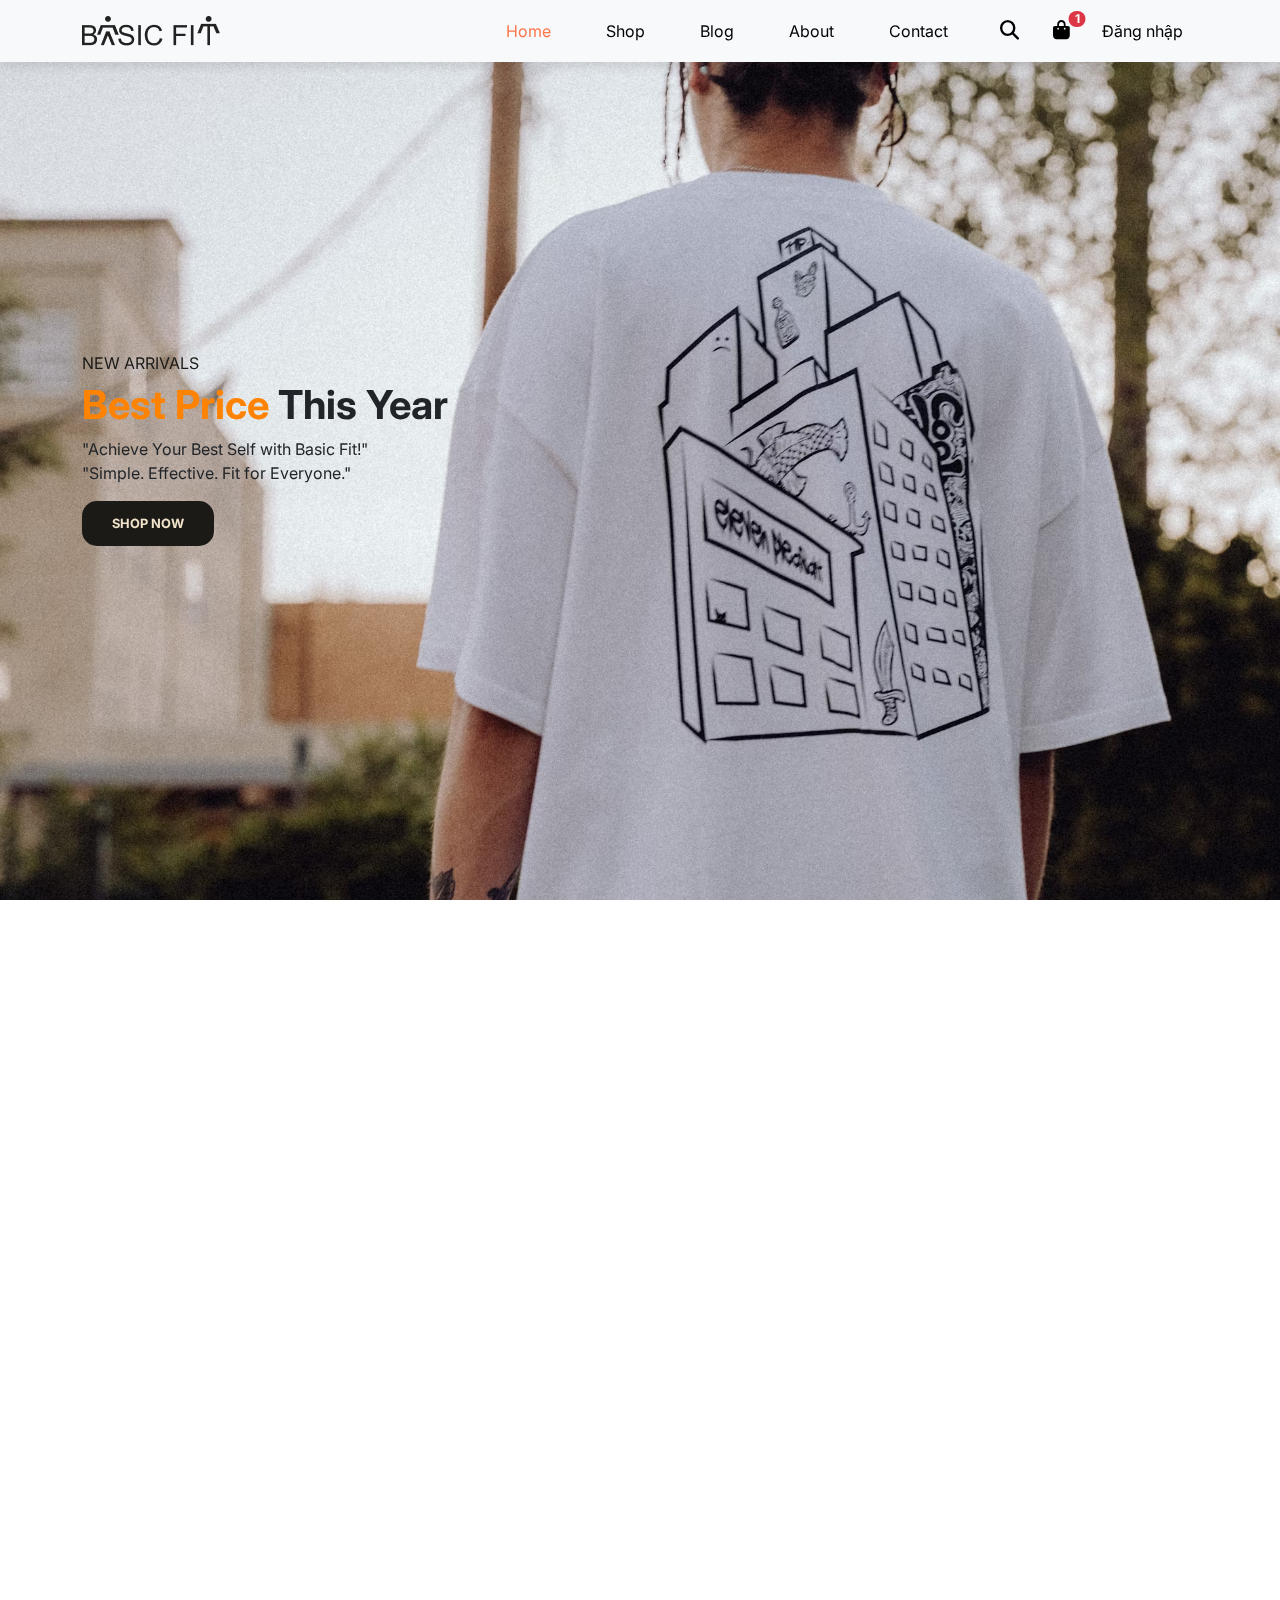
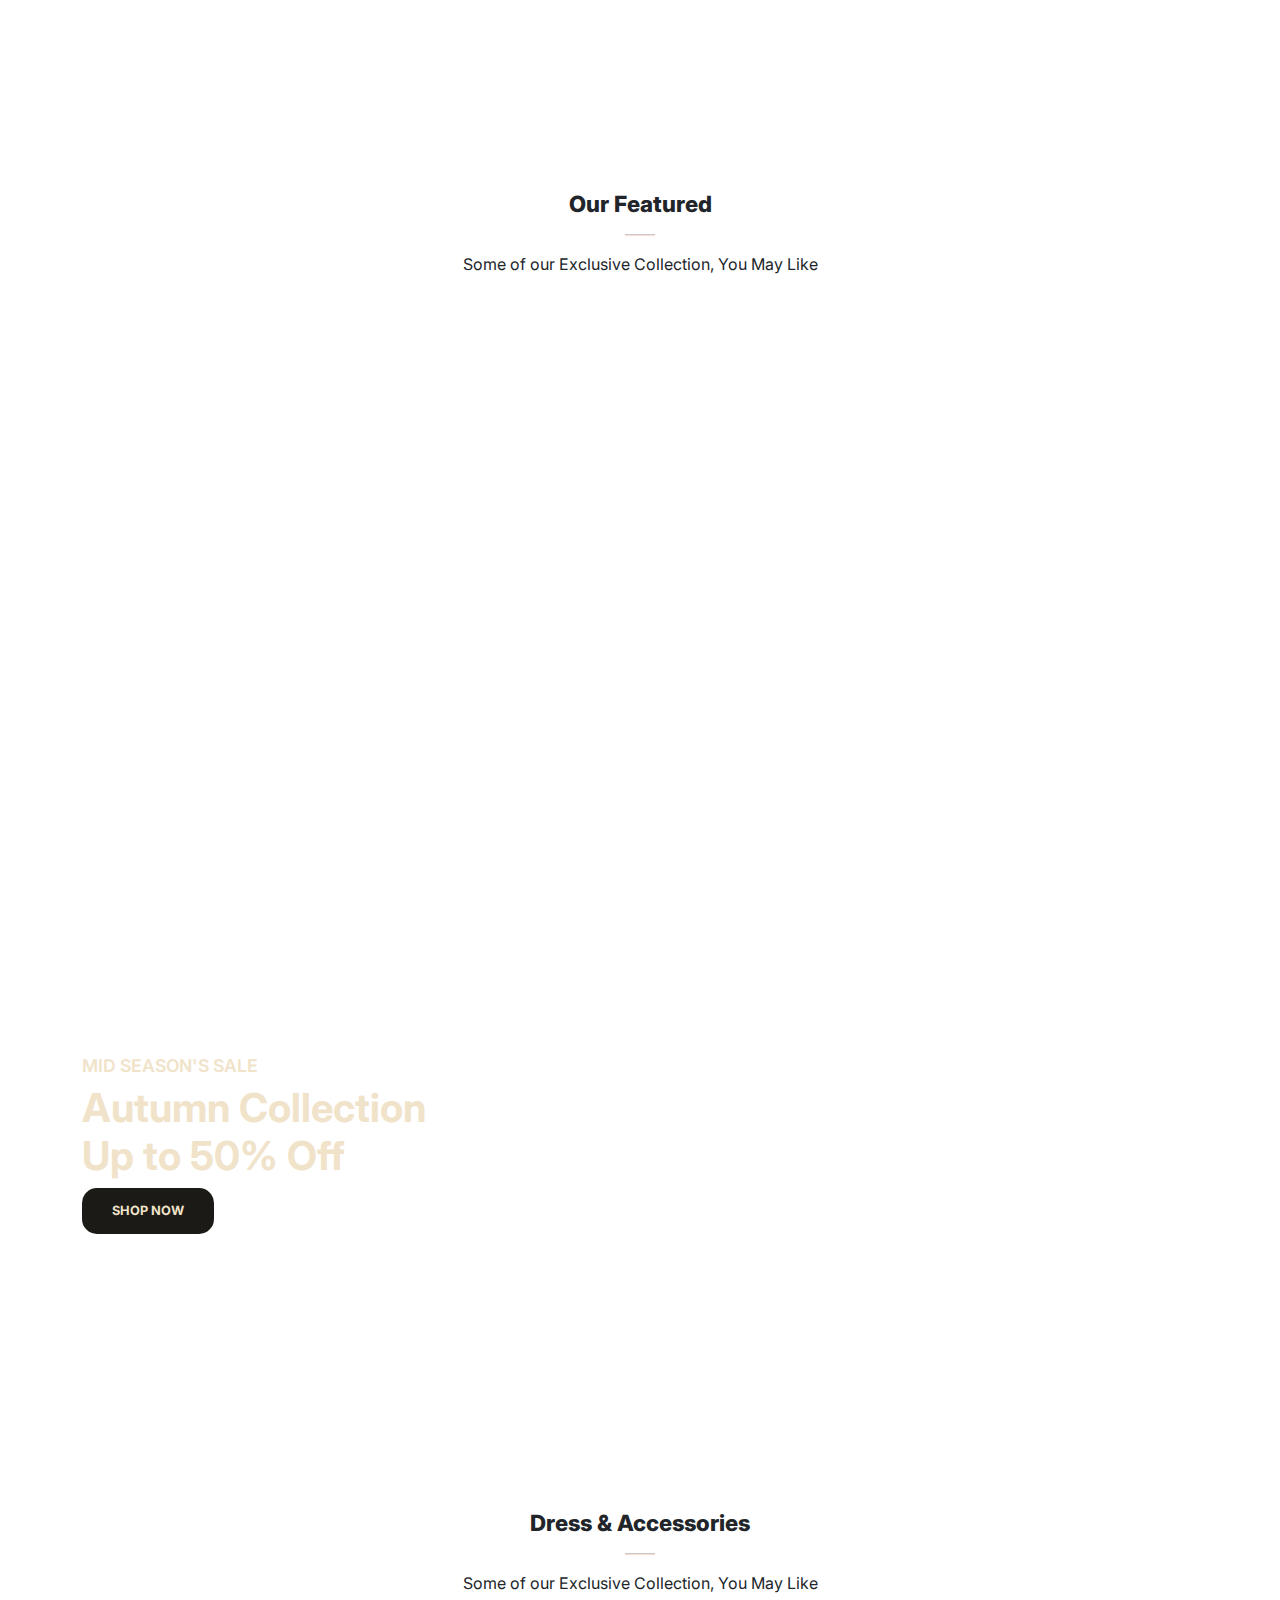
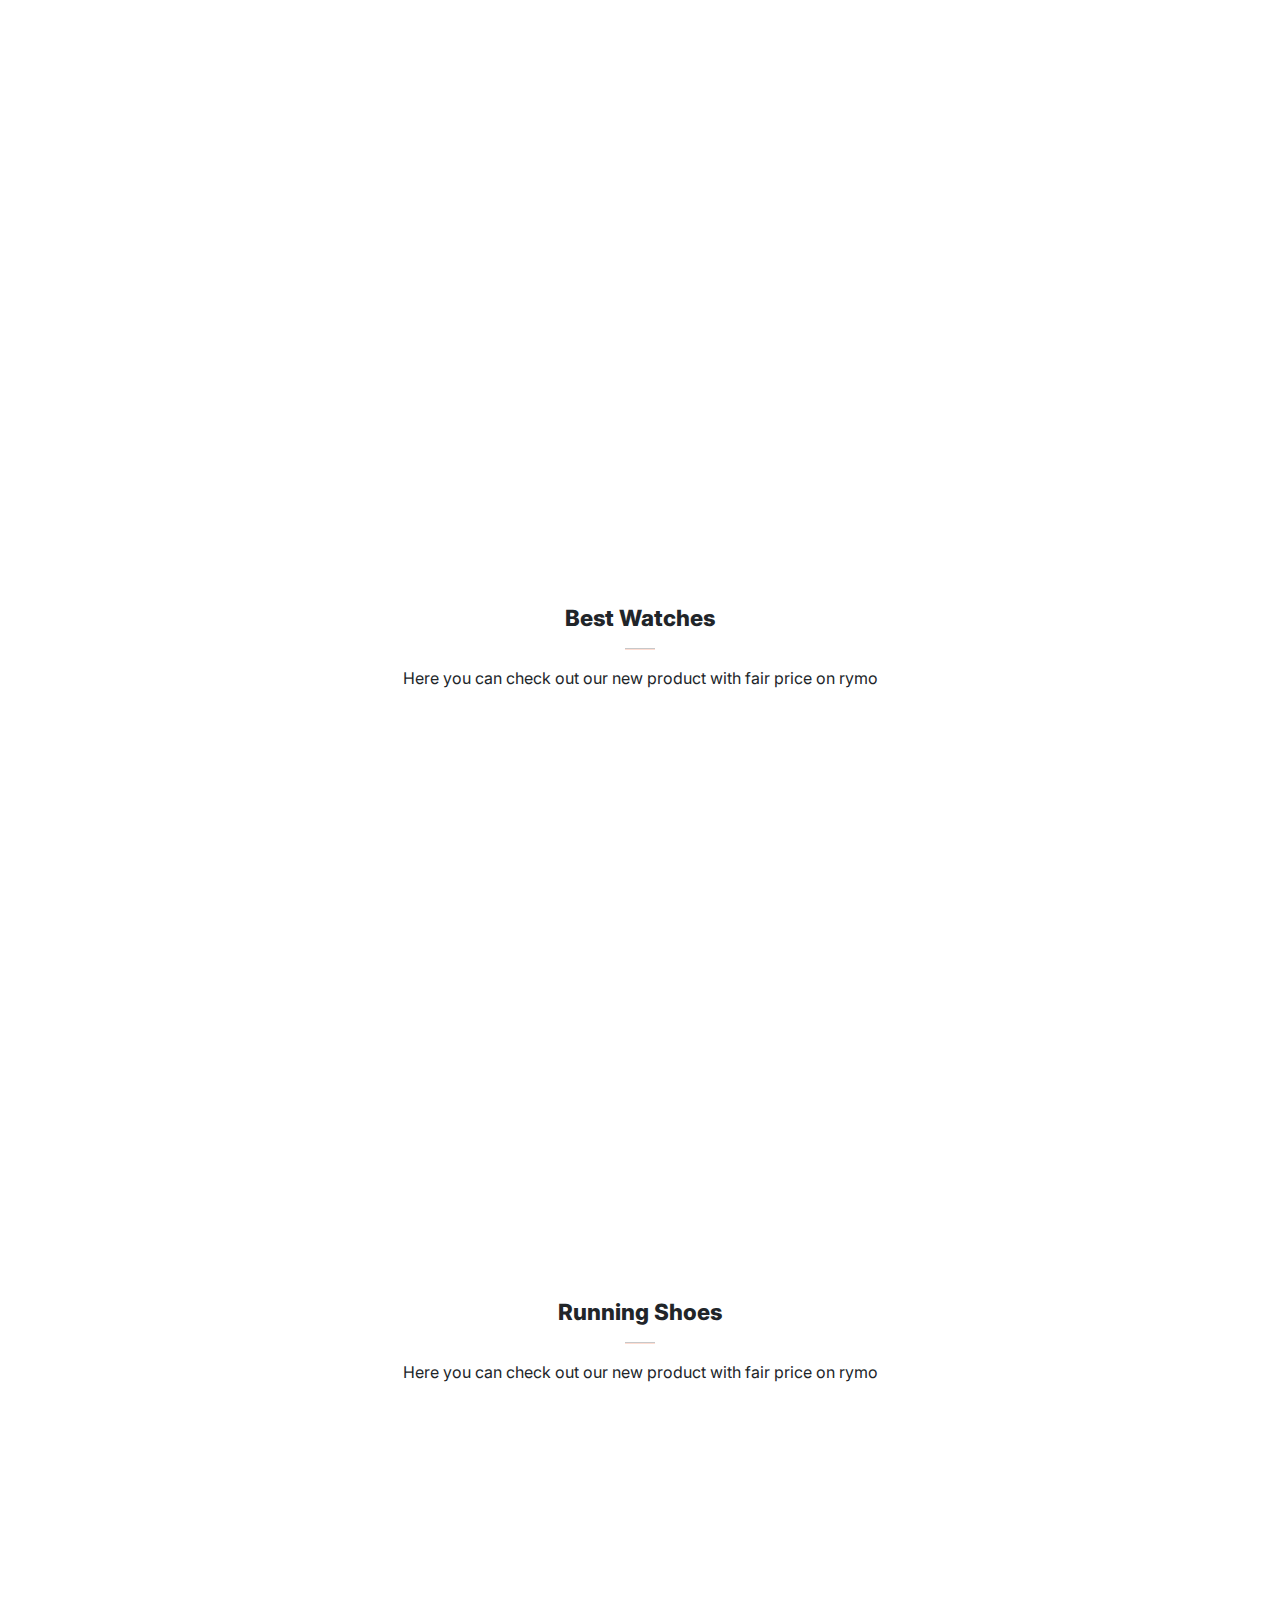
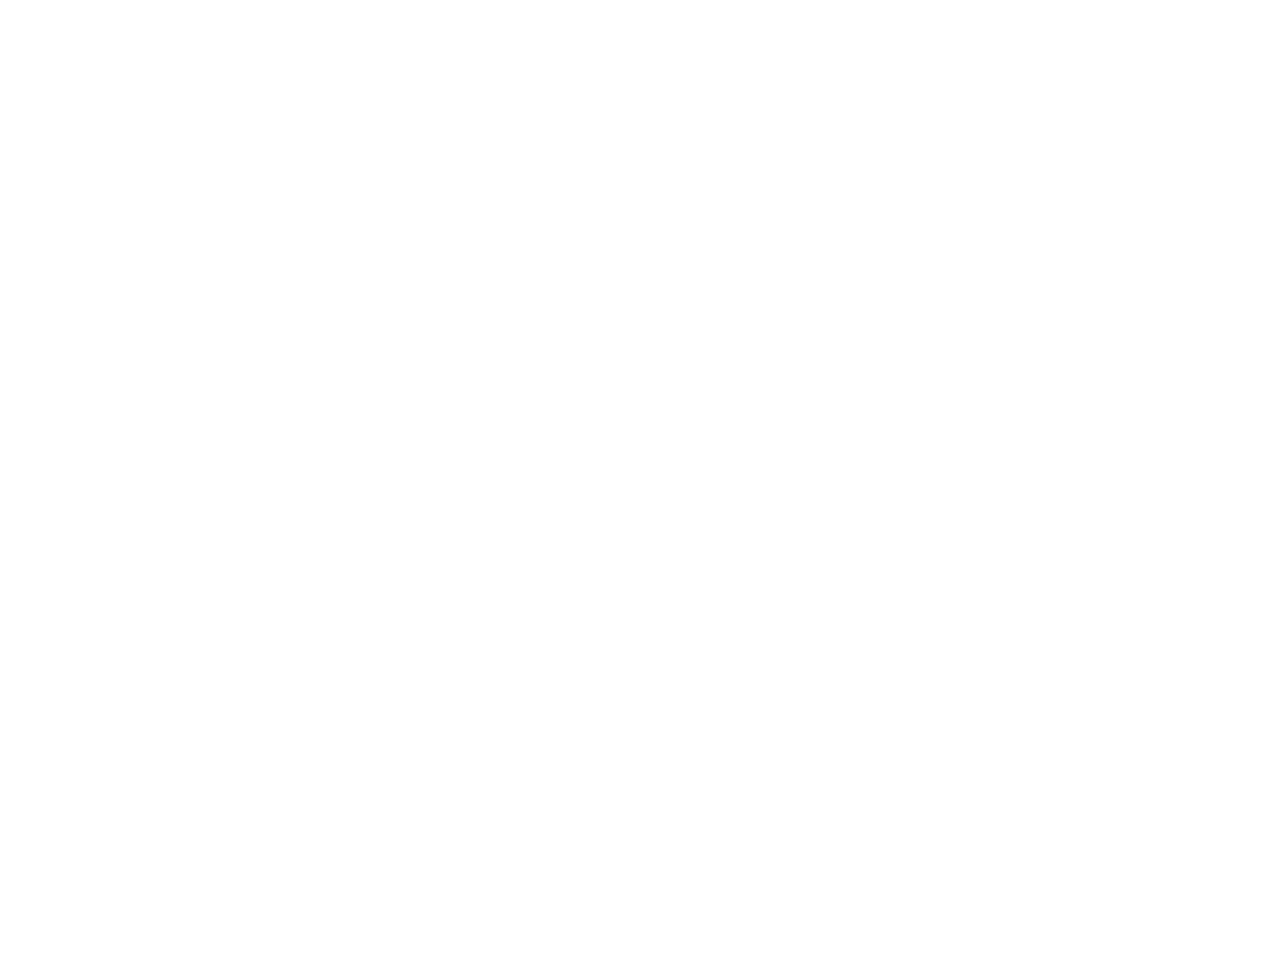
<file: Wed-master/index.html>
<!DOCTYPE html>
<html lang="en">

<head>
    <meta charset="UTF-8">
    <meta name="viewport" content="width=device-width, initial-scale=1.0">
    <title>Vuong88</title>

    <link href="https://cdn.jsdelivr.net/npm/bootstrap@5.3.3/dist/css/bootstrap.min.css" rel="stylesheet"
        integrity="sha384-QWTKZyjpPEjISv5WaRU9OFeRpok6YctnYmDr5pNlyT2bRjXh0JMhjY6hW+ALEwIH" crossorigin="anonymous">

    <link rel="stylesheet" href="https://cdnjs.cloudflare.com/ajax/libs/font-awesome/6.5.0/css/all.min.css"
        integrity="sha512-..." crossorigin="anonymous" referrerpolicy="no-referrer" />

    <link rel="stylesheet" href="style.css">
    <link href="https://unpkg.com/aos@2.3.1/dist/aos.css" rel="stylesheet">
</head>

<body>

    <!-- NAVAGATION -->
    <nav class="navbar navbar-expand-lg navbar-light bg-body-tertiary py-3 fixed-top">
        <div class="container">
            <img onclick="window.location.href='index.html'" src="./img/logo1.png" alt="Logo">
            <button class="navbar-toggler" type="button" data-bs-toggle="collapse" data-bs-target="#navbarNav"
                aria-controls="navbarNav" aria-expanded="false" aria-label="Toggle navigation">
                <span><i id="bar" class="fa-solid fa-bars"></i></span>
            </button>
            <div class="collapse navbar-collapse justify-content-end" id="navbarNav">
                <ul class="navbar-nav">
                    <li class="nav-item">
                        <a class="nav-link active" href="#">Home</a>
                    </li>
                    <li class="nav-item">
                        <a class="nav-link" href="shop.html">Shop</a>
                    </li>
                    <li class="nav-item">
                        <a class="nav-link" href="blog.html">Blog</a>
                    </li>
                    <li class="nav-item">
                        <a class="nav-link" href="about.html">About</a>
                    </li>
                    <li class="nav-item">
                        <a class="nav-link" href="contact.html">Contact</a>
                    </li>
                    <li class="nav-item position-relative">
                        <span class="search-icon">
                            <input type="text" class="search-input" placeholder="Search">
                            <i class="fa-solid fa-magnifying-glass"></i>
                        </span>
                        <a href="cart.html"><i class="fa-solid fa-shopping-bag"></i><sup
                                class="cart-count position-absolute top-0 start-100 translate-middle badge rounded-pill bg-danger">
                                1
                            </sup></a>
                        <div class="dropdown" id="user-dropdown">
                            <!-- Nội dung sẽ được thêm bởi JavaScript -->
                        </div>
                    </li>
                </ul>
            </div>
        </div>
    </nav>

    <section id="home">
        <div class="container" data-aos="fade-right"
        data-aos-offset="300"
        data-aos-easing="ease-in-sine">
            <h5>NEW ARRIVALS</h5>
            <h1><span>Best Price</span> This Year</h1>
            <p>"Achieve Your Best Self with Basic Fit!"
                <br>
                "Simple. Effective. Fit for Everyone."
            </p>
            <button class="">Shop Now</button>
        </div>
    </section>

    <section id="brand" class="container">
        <div class="row m-0 py-5" data-aos="fade-up" >
            <img class="img-fluid col-lg-2 col-md-4 col-6 img-brand" src="./img/brand/1.png" alt="brand">
            <img class="img-fluid col-lg-2 col-md-4 col-6 img-brand" src="./img/brand/2.png" alt="brand">
            <img class="img-fluid col-lg-2 col-md-4 col-6 img-brand" src="./img/brand/3.png" alt="brand">
            <img class="img-fluid col-lg-2 col-md-4 col-6 img-brand" src="./img/brand/4.png" alt="brand">
            <img class="img-fluid col-lg-2 col-md-4 col-6 img-brand" src="./img/brand/5.png" alt="brand">
            <img class="img-fluid col-lg-2 col-md-4 col-6 img-brand" src="./img/brand/6.png" alt="brand">
        </div>
    </section>

    <section id="new" class="container my-5 py-5">
        <div class="row p-0 m-0" data-aos="fade-up" data-aos-anchor-placement="top-center"  >
            <div class="one col-lg-4 col-md-12 col-12 p-0">
                <img src="./img/new/2.jpg" alt="New 1" class="img-fluid">
                <div class="details">
                    <h2>Extreme Rare Sneaker</h2>
                    <button class="text-uppercase">Shop Now</button>
                </div>
            </div>
            <div class="one col-lg-4 col-md-12 col-12 p-0">
                <img src="./img/new/1.jpg" alt="New 2" class="img-fluid">
                <div class="details">
                    <h2>Awesome Blank Outfit</h2>
                    <button class="text-uppercase">Shop Now</button>
                </div>
            </div>
            <div class="one col-lg-4 col-md-12 col-12 p-0">
                <img src="./img/new/3.jpg" alt="New 3" class="img-fluid">
                <div class="details">
                    <h2>Spotwear Up to 50% Off</h2>
                    <button class="text-uppercase">Shop Now</button>
                </div>
            </div>
        </div>
    </section>


    <section id="featured" class="my-5">
        <div class="container text-center mt-5 py-5">
            <h3>Our Featured</h3>
            <hr class="mx-auto">
            <p>Some of our Exclusive Collection, You May Like</p>
        </div>
        <div class="row mx-auto container-fluid" data-aos="zoom-out-up">
            <div class="product text-center col-lg-3 col-md-6 col-12">
                <img src="./img/featured/1.jpg" alt="product1" class="img-fluid mb-3">
                <div class="star">
                    <i class="fa-solid fa-star"></i>
                    <i class="fa-solid fa-star"></i>
                    <i class="fa-solid fa-star"></i>
                    <i class="fa-solid fa-star"></i>
                    <i class="fa-solid fa-star"></i>
                </div>
                <h5 class="p-name">Product</h5>
                <h4 class="p-price">$78</h4>
                <button class="buy-btn">Buy Now</button>
            </div>
            <div class="product text-center col-lg-3 col-md-4 col-12">
                <img src="./img/featured/2.jpg" alt="product1" class="img-fluid mb-3">
                <div class="star">
                    <i class="fa-solid fa-star"></i>
                    <i class="fa-solid fa-star"></i>
                    <i class="fa-solid fa-star"></i>
                    <i class="fa-solid fa-star"></i>
                    <i class="fa-solid fa-star"></i>
                </div>
                <h5 class="p-name">Product</h5>
                <h4 class="p-price">$128</h4>
                <button class="buy-btn">Buy Now</button>
            </div>
            <div class="product text-center col-lg-3 col-md-4 col-12">
                <img src="./img/featured/3.jpg" alt="product1" class="img-fluid mb-3">
                <div class="star">
                    <i class="fa-solid fa-star"></i>
                    <i class="fa-solid fa-star"></i>
                    <i class="fa-solid fa-star"></i>
                    <i class="fa-solid fa-star"></i>
                    <i class="fa-solid fa-star"></i>
                </div>
                <h5 class="p-name">Product</h5>
                <h4 class="p-price">$328</h4>
                <button class="buy-btn">Buy Now</button>
            </div>
            <div class="product text-center col-lg-3 col-md-4 col-12">
                <img src="./img/featured/4.jpg" alt="product1" class="img-fluid mb-3">
                <div class="star">
                    <i class="fa-solid fa-star"></i>
                    <i class="fa-solid fa-star"></i>
                    <i class="fa-solid fa-star"></i>
                    <i class="fa-solid fa-star"></i>
                    <i class="fa-solid fa-star"></i>
                </div>
                <h5 class="p-name">Product</h5>
                <h4 class="p-price">$108</h4>
                <button class="buy-btn">Buy Now</button>
            </div>

        </div>
    </section>


    <section id="banner">
        <div class="container">
            <h4>MID SEASON'S SALE</h4>
            <h1>Autumn Collection<br> Up to 50% Off</h1>
            <button class="text-uppercase">Shop Now</button>
        </div>
    </section>


    <section id="clothes" class="my-5">
        <div class="container text-center mt-5 py-5">
            <h3>Dress & Accessories</h3>
            <hr class="mx-auto">
            <p>Some of our Exclusive Collection, You May Like</p>
        </div>
        <div class="row mx-auto container-fluid" data-aos="zoom-out-up">
            <div class="product text-center col-lg-3 col-md-6 col-12">
                <img src="./img/clothes/1.jpg" alt="product1" class="img-fluid mb-3">
                <div class="star">
                    <i class="fa-solid fa-star"></i>
                    <i class="fa-solid fa-star"></i>
                    <i class="fa-solid fa-star"></i>
                    <i class="fa-solid fa-star"></i>
                    <i class="fa-solid fa-star"></i>
                </div>
                <h5 class="p-name">Product</h5>
                <h4 class="p-price">$78</h4>
                <button class="buy-btn">Buy Now</button>
            </div>
            <div class="product text-center col-lg-3 col-md-4 col-12">
                <img src="./img/clothes/2.png" alt="product1" class="img-fluid mb-3">
                <div class="star">
                    <i class="fa-solid fa-star"></i>
                    <i class="fa-solid fa-star"></i>
                    <i class="fa-solid fa-star"></i>
                    <i class="fa-solid fa-star"></i>
                    <i class="fa-solid fa-star"></i>
                </div>
                <h5 class="p-name">Product</h5>
                <h4 class="p-price">$128</h4>
                <button class="buy-btn">Buy Now</button>
            </div>
            <div class="product text-center col-lg-3 col-md-4 col-12">
                <img src="./img/clothes/3.jpg" alt="product1" class="img-fluid mb-3">
                <div class="star">
                    <i class="fa-solid fa-star"></i>
                    <i class="fa-solid fa-star"></i>
                    <i class="fa-solid fa-star"></i>
                    <i class="fa-solid fa-star"></i>
                    <i class="fa-solid fa-star"></i>
                </div>
                <h5 class="p-name">Product</h5>
                <h4 class="p-price">$328</h4>
                <button class="buy-btn">Buy Now</button>
            </div>
            <div class="product text-center col-lg-3 col-md-4 col-12">
                <img src="./img/clothes/4.png" alt="product1" class="img-fluid mb-3">
                <div class="star">
                    <i class="fa-solid fa-star"></i>
                    <i class="fa-solid fa-star"></i>
                    <i class="fa-solid fa-star"></i>
                    <i class="fa-solid fa-star"></i>
                    <i class="fa-solid fa-star"></i>
                </div>
                <h5 class="p-name">Product</h5>
                <h4 class="p-price">$108</h4>
                <button class="buy-btn">Buy Now</button>
            </div>

        </div>
    </section>

    <section id="watch" class="my-5">
        <div class="container text-center mt-5 py-5">
            <h3>Best Watches</h3>
            <hr class="mx-auto">
            <p>Here you can check out our new product with fair price on rymo</p>
        </div>
        <div class="row mx-auto container-fluid" data-aos="zoom-out-up">
            <div class="product text-center col-lg-3 col-md-6 col-12">
                <img src="./img/watches/1.jpg" alt="product1" class="img-fluid mb-3">
                <div class="star">
                    <i class="fa-solid fa-star"></i>
                    <i class="fa-solid fa-star"></i>
                    <i class="fa-solid fa-star"></i>
                    <i class="fa-solid fa-star"></i>
                    <i class="fa-solid fa-star"></i>
                </div>
                <h5 class="p-name">Product</h5>
                <h4 class="p-price">$78</h4>
                <button class="buy-btn">Buy Now</button>
            </div>
            <div class="product text-center col-lg-3 col-md-4 col-12">
                <img src="./img/watches/2.jpg" alt="product1" class="img-fluid mb-3">
                <div class="star">
                    <i class="fa-solid fa-star"></i>
                    <i class="fa-solid fa-star"></i>
                    <i class="fa-solid fa-star"></i>
                    <i class="fa-solid fa-star"></i>
                    <i class="fa-solid fa-star"></i>
                </div>
                <h5 class="p-name">Product</h5>
                <h4 class="p-price">$128</h4>
                <button class="buy-btn">Buy Now</button>
            </div>
            <div class="product text-center col-lg-3 col-md-4 col-12">
                <img src="./img/watches/3.jpg" alt="product1" class="img-fluid mb-3">
                <div class="star">
                    <i class="fa-solid fa-star"></i>
                    <i class="fa-solid fa-star"></i>
                    <i class="fa-solid fa-star"></i>
                    <i class="fa-solid fa-star"></i>
                    <i class="fa-solid fa-star"></i>
                </div>
                <h5 class="p-name">Product</h5>
                <h4 class="p-price">$328</h4>
                <button class="buy-btn">Buy Now</button>
            </div>
            <div class="product text-center col-lg-3 col-md-4 col-12">
                <img src="./img/watches/4.jpg" alt="product1" class="img-fluid mb-3">
                <div class="star">
                    <i class="fa-solid fa-star"></i>
                    <i class="fa-solid fa-star"></i>
                    <i class="fa-solid fa-star"></i>
                    <i class="fa-solid fa-star"></i>
                    <i class="fa-solid fa-star"></i>
                </div>
                <h5 class="p-name">Product</h5>
                <h4 class="p-price">$108</h4>
                <button class="buy-btn">Buy Now</button>
            </div>
        </div>
    </section>

    <section id="shoes" class="my-5 pb-5">
        <div class="container text-center mt-5 py-5">
            <h3>Running Shoes</h3>
            <hr class="mx-auto">
            <p>Here you can check out our new product with fair price on rymo</p>
        </div>
        <div class="row mx-auto container-fluid" data-aos="zoom-out-up">
            <div class="product text-center col-lg-3 col-md-6 col-12">
                <img src="./img/shoes/1.jpg" alt="product1" class="img-fluid mb-3">
                <div class="star">
                    <i class="fa-solid fa-star"></i>
                    <i class="fa-solid fa-star"></i>
                    <i class="fa-solid fa-star"></i>
                    <i class="fa-solid fa-star"></i>
                    <i class="fa-solid fa-star"></i>
                </div>
                <h5 class="p-name">Product</h5>
                <h4 class="p-price">$78</h4>
                <button class="buy-btn">Buy Now</button>
            </div>
            <div class="product text-center col-lg-3 col-md-4 col-12">
                <img src="./img/shoes/2.jpg" alt="product1" class="img-fluid mb-3">
                <div class="star">
                    <i class="fa-solid fa-star"></i>
                    <i class="fa-solid fa-star"></i>
                    <i class="fa-solid fa-star"></i>
                    <i class="fa-solid fa-star"></i>
                    <i class="fa-solid fa-star"></i>
                </div>
                <h5 class="p-name">Product</h5>
                <h4 class="p-price">$128</h4>
                <button class="buy-btn">Buy Now</button>
            </div>
            <div class="product text-center col-lg-3 col-md-4 col-12">
                <img src="./img/shoes/3.jpg" alt="product1" class="img-fluid mb-3">
                <div class="star">
                    <i class="fa-solid fa-star"></i>
                    <i class="fa-solid fa-star"></i>
                    <i class="fa-solid fa-star"></i>
                    <i class="fa-solid fa-star"></i>
                    <i class="fa-solid fa-star"></i>
                </div>
                <h5 class="p-name">Product</h5>
                <h4 class="p-price">$328</h4>
                <button class="buy-btn">Buy Now</button>
            </div>
            <div class="product text-center col-lg-3 col-md-4 col-12">
                <img src="./img/shoes/4.jpg " alt="product1" class="img-fluid mb-3">
                <div class="star">
                    <i class="fa-solid fa-star"></i>
                    <i class="fa-solid fa-star"></i>
                    <i class="fa-solid fa-star"></i>
                    <i class="fa-solid fa-star"></i>
                    <i class="fa-solid fa-star"></i>
                </div>
                <h5 class="p-name">Product</h5>
                <h4 class="p-price">$108</h4>
                <button class="buy-btn">Buy Now</button>
            </div>

        </div>
    </section>

    <footer class="mt-5 py-5" data-aos="fade-up"
    data-aos-anchor-placement="top-center" >
        <div class="row container mx-auto pt-5" >
            <div class="footer-one col-lg-3 col-md-6 col-12">
                <img src="./img/logo2.png" alt="">
                <p class="pt-3">Fringilla urna porttior rhoncus dolor purus luctus venenatis lectus magna fringilla diam
                </p>
            </div>
            <div class="footer-one col-lg-3 col-md-6 col-12">
                <h5 class="pb-2">Featured</h5>
                <ul class="text-uppercase list-unstyled list">
                    <li><a href="#">Men</a></li>
                    <li><a href="#">Women</a></li>
                    <li><a href="#">Boys</a></li>
                    <li><a href="#">Girls</a></li>
                    <li><a href="#">New Arrivals</a></li>
                    <li><a href="#">Shoes</a></li>
                    <li><a href="#">Clothes</a></li>
                </ul>
            </div>
            <div class="footer-one col-lg-3 col-md-6 col-12 mb-3">
                <h5 class="pb-2">Contact Us</h5>
                <div class="contact d-flex">
                    <span><i class="fa-solid fa-location-dot"></i></span>
                    <span class="ps-2">123, Main Street, Your City</span>
                </div>
                <div class="contact d-flex">
                    <span><i class="fa-solid fa-phone"></i></span>
                    <span class="ps-2">(123) 456-7890</span>
                </div>
                <div class="contact d-flex">
                    <span><i class="fa-solid fa-envelope"></i></span>
                    <span class="ps-2">l7jxS@example.com</span>
                </div>
            </div>

            <div class="footer-one col-lg-3 col-md-6 col-12">
                <h5 class="pb-2">Instagram</h5>
                <div class="row">
                    <img class="img-fluid w-25 h-100 m-2" src="./img/insta/1.jpg" alt="">
                    <img class="img-fluid w-25 h-100 m-2" src="./img/insta/2.jpg" alt="">
                    <img class="img-fluid w-25 h-100 m-2" src="./img/insta/3.jpg" alt="">
                    <img class="img-fluid w-25 h-100 m-2" src="./img/insta/4.jpg" alt="">
                    <img class="img-fluid w-25 h-100 m-2" src="./img/insta/5.jpg" alt="">
                    <img class="img-fluid w-25 h-100 m-2" src="./img/insta/6.jpg" alt="">
                </div>
            </div>
            <div class="copyright mt-5">
                <div class="row container mx-auto">
                    <div class="col-lg-3 col-md-6 col-12">
                        <img src="./img/payment.png" alt="">
                    </div>
                    <div class="col-lg-4 col-md-6 col-12 text-nowrap">
                        <p>Copyright ©2023 All Rights Reserved</p>
                    </div>
                    <div class="col-lg-3 col-md-6 col-12">
                        <a href="#"><i class="fa-brands fa-facebook"></i></a>
                        <a href="#"><i class="fa-brands fa-instagram"></i></a>
                        <a href="#"><i class="fa-brands fa-twitter"></i></a>
                    </div>
                </div>
            </div>
        </div>
    </footer>

    <script src="https://cdn.jsdelivr.net/npm/@popperjs/core@2.11.8/dist/umd/popper.min.js"
        integrity="sha384-I7E8VVD/ismYTF4hNIPjVp/Zjvgyol6VFvRkX/vR+Vc4jQkC+hVqc2pM8ODewa9r"
        crossorigin="anonymous"></script>
    <script src="https://cdn.jsdelivr.net/npm/bootstrap@5.3.3/dist/js/bootstrap.min.js"
        integrity="sha384-0pUGZvbkm6XF6gxjEnlmuGrJXVbNuzT9qBBavbLwCsOGabYfZo0T0to5eqruptLy"
        crossorigin="anonymous"></script>

    <script src="https://unpkg.com/aos@2.3.1/dist/aos.js"></script>
    <script>AOS.init();</script>
    <script src="script.js">
    </script>
</body>

</html>
</file>
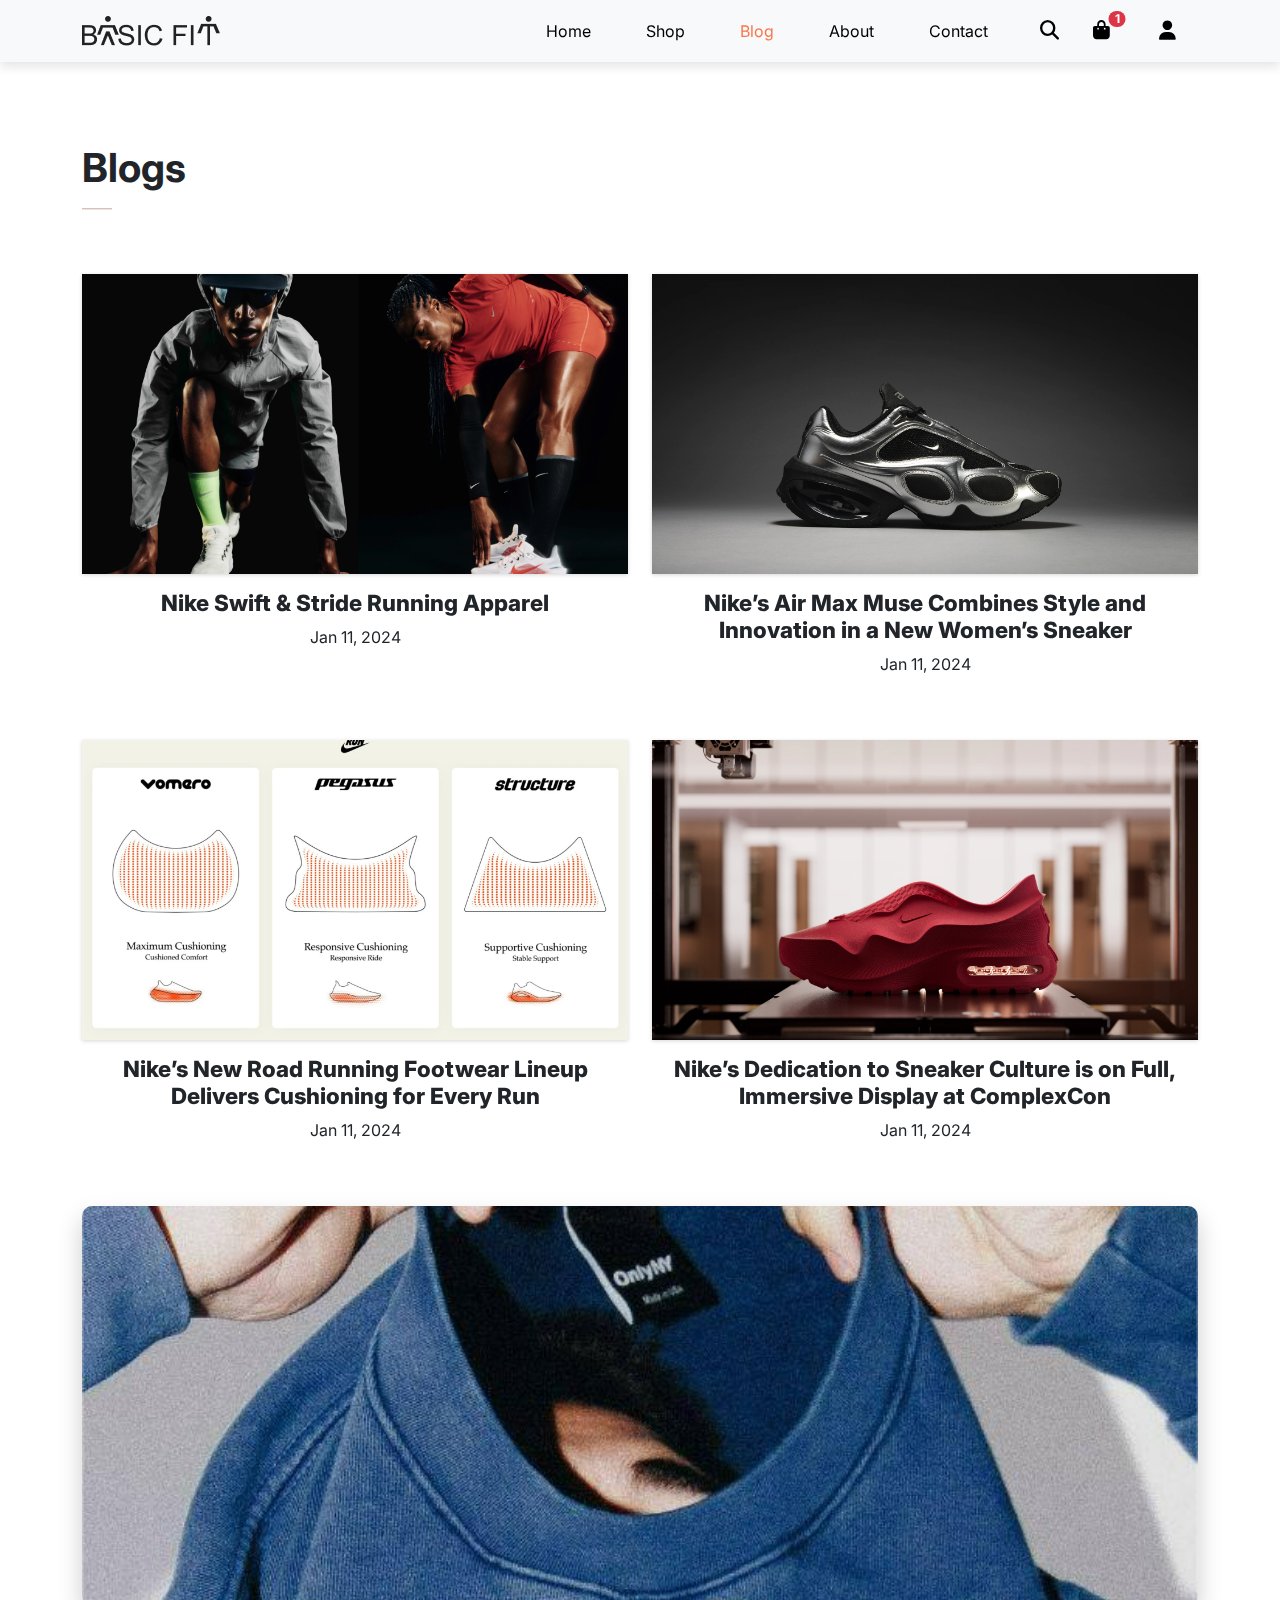
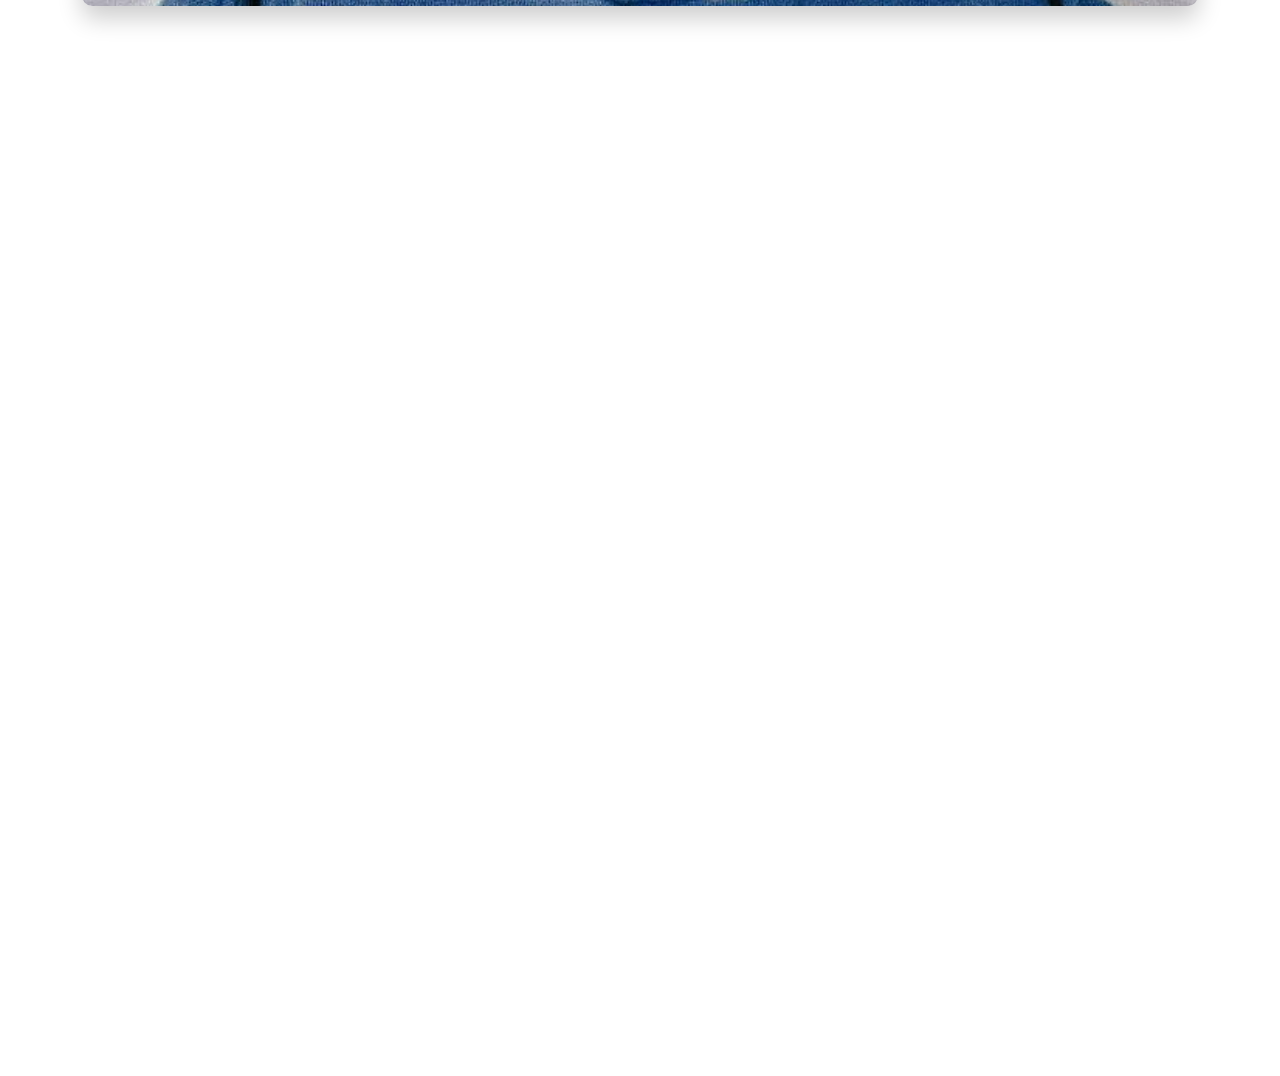
<file: Wed-master/blog.html>
<!DOCTYPE html>
<html lang="en">
<head>
    <meta charset="UTF-8">
    <meta name="viewport" content="width=device-width, initial-scale=1.0">
    <title>Blog</title>

    <link href="https://cdn.jsdelivr.net/npm/bootstrap@5.3.3/dist/css/bootstrap.min.css" rel="stylesheet"
        integrity="sha384-QWTKZyjpPEjISv5WaRU9OFeRpok6YctnYmDr5pNlyT2bRjXh0JMhjY6hW+ALEwIH" crossorigin="anonymous">

    <link rel="stylesheet" href="https://cdnjs.cloudflare.com/ajax/libs/font-awesome/6.5.0/css/all.min.css"
        integrity="sha512-..." crossorigin="anonymous" referrerpolicy="no-referrer" />

        <link href="https://unpkg.com/aos@2.3.1/dist/aos.css" rel="stylesheet">
    <link rel="stylesheet" href="style.css">
</head>
<body>
    <nav class="navbar navbar-expand-lg navbar-light bg-body-tertiary py-3 fixed-top">
        <div class="container">
            <img src="./img/logo1.png" alt="Logo">
            <button class="navbar-toggler" type="button" data-bs-toggle="collapse" data-bs-target="#navbarNav"
                aria-controls="navbarNav" aria-expanded="false" aria-label="Toggle navigation">
                <span><i id="bar" class="fa-solid fa-bars"></i></span>
            </button>
            <div class="collapse navbar-collapse justify-content-end" id="navbarNav">
                <ul class="navbar-nav">
                    <li class="nav-item">
                        <a class="nav-link" href="index.html">Home</a>
                    </li>
                    <li class="nav-item">
                        <a class="nav-link" href="shop.html">Shop</a>
                    </li>
                    <li class="nav-item">
                        <a class="nav-link active" href="#">Blog</a>
                    </li>
                    <li class="nav-item">
                        <a class="nav-link" href="about.html">About</a>
                    </li>
                    <li class="nav-item">
                        <a class="nav-link" href="contact.html">Contact</a>
                    </li>
                    <li class="nav-item position-relative">
                        <span class="search-icon">
                            <input type="text" class="search-input" placeholder="Search">
                            <i class="fa-solid fa-magnifying-glass"></i>
                        </span>
                        <a href="cart.html"><i class="fa-solid fa-shopping-bag"></i><sup class="cart-count position-absolute top-0 start-100 translate-middle badge rounded-pill bg-danger">
                            1
                        </sup></a>
                        <div class="dropdown">
                            <a class="nav-link-2" href="#" id="navbarDropdown" role="button">
                                <i class="fa-solid fa-user"></i>
                            </a>
                            <ul class="dropdown-menu" aria-labelledby="navbarDropdown">
                                <li><a class="dropdown-item" href="#">Tài khoản của tôi</a></li>
                                <li><a class="dropdown-item" href="#">Đơn mua</a></li>
                                <li><a class="dropdown-item" href="#">Đăng xuất</a></li>
                            </ul>
                        </div>
                    </li>
                </ul>
            </div>
        </div>
    </nav>

    <section id="blog-home" class="pt-5 mt-5 container">
        <h1 class="font-weight-bold pt-5">Blogs</h1>
        <hr>
    </section>

    <section id="blog-container" class="container pt-5">
        <div class="row">
            <div onclick="window.location.href='blogPost.html';" class="post col-lg-6 col-md-6 col-12 pb-5" data-aos="flip-left"
            data-aos-easing="ease-out-cubic"
            data-aos-duration="1000" >
            
                <div class="post-img">
                    <img class="img-fluid w-100" src="./img/blog-post/1.webp" alt="">
                </div>
                <h3 class="text-center font-weight-bold pt-3">Nike Swift & Stride Running Apparel</h3>
                <p class="text-center">Jan 11, 2024</p>
            </div>
            <div class="post col-lg-6 col-md-6 col-12 pb-5" data-aos="flip-left"
            data-aos-easing="ease-out-cubic"
            data-aos-duration="1000">
                <div class="post-img">
                    <img class="img-fluid w-100" src="./img/blog-post/2.webp" alt="">
                </div>
                <h3 class="text-center font-weight-bold pt-3 ">Nike’s Air Max Muse Combines Style and Innovation in a New Women’s Sneaker</h3>
                <p class="text-center">Jan 11, 2024</p>
            </div>
            <div class="post col-lg-6 col-md-6 col-12 pb-5" data-aos="flip-left"
            data-aos-easing="ease-out-cubic"
            data-aos-duration="1000">
                <div class="post-img">
                    <img class="img-fluid w-100" src="./img/blog-post/3.webp" alt="">
                </div>
                <h3 class="text-center font-weight-bold pt-3">Nike’s New Road Running Footwear Lineup Delivers Cushioning for Every Run</h3>
                <p class="text-center">Jan 11, 2024</p>
            </div>
            <div class="post col-lg-6 col-md-6 col-12 pb-5" data-aos="flip-left"
            data-aos-easing="ease-out-cubic"
            data-aos-duration="1000">
                <div class="post-img">
                    <img class="img-fluid w-100" src="./img/blog-post/4.webp" alt="">
                </div>
                <h3 class="text-center font-weight-bold pt-3">Nike’s Dedication to Sneaker Culture is on Full, Immersive Display at ComplexCon</h3>
                <p class="text-center">Jan 11, 2024</p>
            </div>
            <div class="col-lg-12 col-md-12 col-12 pb-5">
                <div class="post-img">
                    <img class="img-fluid w-100" src="./img/blog/banner.png" alt="" style="height: 400px; object-fit: cover; border-radius: 10px; box-shadow: 0 12px 24px rgba(0, 0, 0, 0.2);">
                </div>
            </div>
            <div class="post col-lg-4 col-md-6 col-12 pb-5" data-aos="flip-left"
            data-aos-easing="ease-out-cubic"
            data-aos-duration="2000">
                <div class="post-img">
                    <img class="img-fluid w-100" src="./img/blog/1.webp" alt="">
                </div>
                <h4 class="text-center font-weight-bold pt-3">Blog #1</h4>
            </div>
            <div class="post col-lg-4 col-md-6 col-12 pb-5" data-aos="flip-left"
            data-aos-easing="ease-out-cubic"
            data-aos-duration="2000">
                <div class="post-img">
                    <img class="img-fluid w-100" src="./img/blog/2.webp" alt="">
                </div>
                <h4 class="text-center font-weight-bold pt-3">Blog #2</h4>
            </div>
            <div class="post col-lg-4 col-md-6 col-12 pb-5" data-aos="flip-left"
            data-aos-easing="ease-out-cubic"
            data-aos-duration="2000">
                <div class="post-img">
                    <img class="img-fluid w-100" src="./img/blog/3.webp" alt="">
                </div>
                <h4 class="text-center font-weight-bold pt-3">Blog #3</h4>
            </div>
        </div>
    </section>

    <footer class="mt-5 py-5" data-aos="fade-up"
    data-aos-anchor-placement="top-center">
        <div class="row container mx-auto pt-5">
            <div class="footer-one col-lg-3 col-md-6 col-12">
                <img src="./img/logo2.png" alt="">
                <p class="pt-3">Fringilla urna porttior rhoncus dolor purus luctus venenatis lectus magna fringilla diam
                </p>
            </div>
            <div class="footer-one col-lg-3 col-md-6 col-12">
                <h5 class="pb-2">Featured</h5>
                <ul class="text-uppercase list-unstyled list">
                    <li><a href="#">Men</a></li>
                    <li><a href="#">Women</a></li>
                    <li><a href="#">Boys</a></li>
                    <li><a href="#">Girls</a></li>
                    <li><a href="#">New Arrivals</a></li>
                    <li><a href="#">Shoes</a></li>
                    <li><a href="#">Clothes</a></li>
                </ul>
            </div>
            <div class="footer-one col-lg-3 col-md-6 col-12 mb-3">
                <h5 class="pb-2">Contact Us</h5>
                <div class="contact d-flex">
                    <span><i class="fa-solid fa-location-dot"></i></span>
                    <span class="ps-2">123, Main Street, Your City</span>
                </div>
                <div class="contact d-flex">
                    <span><i class="fa-solid fa-phone"></i></span>
                    <span class="ps-2">(123) 456-7890</span>
                </div>
                <div class="contact d-flex">
                    <span><i class="fa-solid fa-envelope"></i></span>
                    <span class="ps-2">l7jxS@example.com</span>
                </div>
            </div>

            <div class="footer-one col-lg-3 col-md-6 col-12">
                <h5 class="pb-2">Instagram</h5>
                <div class="row">
                    <img class="img-fluid w-25 h-100 m-2" src="./img/insta/1.jpg" alt="">
                    <img class="img-fluid w-25 h-100 m-2" src="./img/insta/2.jpg" alt="">
                    <img class="img-fluid w-25 h-100 m-2" src="./img/insta/3.jpg" alt="">
                    <img class="img-fluid w-25 h-100 m-2" src="./img/insta/4.jpg" alt="">
                    <img class="img-fluid w-25 h-100 m-2" src="./img/insta/5.jpg" alt="">
                    <img class="img-fluid w-25 h-100 m-2" src="./img/insta/6.jpg" alt="">
                </div>
            </div>
            <div class="copyright mt-5">
                <div class="row container mx-auto">
                    <div class="col-lg-3 col-md-6 col-12">
                        <img src="./img/payment.png" alt="">
                    </div>
                    <div class="col-lg-4 col-md-6 col-12 text-nowrap">
                        <p>Copyright ©2023 All Rights Reserved</p>
                    </div>
                    <div class="col-lg-3 col-md-6 col-12">
                        <a href="#"><i class="fa-brands fa-facebook"></i></a>
                        <a href="#"><i class="fa-brands fa-instagram"></i></a>
                        <a href="#"><i class="fa-brands fa-twitter"></i></a>
                    </div>
                </div>
            </div>
        </div>
    </footer>
    <script src="https://unpkg.com/aos@2.3.1/dist/aos.js"></script>
    <script>
        AOS.init();
    </script>


    <script src="https://cdn.jsdelivr.net/npm/@popperjs/core@2.11.8/dist/umd/popper.min.js"
        integrity="sha384-I7E8VVD/ismYTF4hNIPjVp/Zjvgyol6VFvRkX/vR+Vc4jQkC+hVqc2pM8ODewa9r"
        crossorigin="anonymous"></script>
    <script src="https://cdn.jsdelivr.net/npm/bootstrap@5.3.3/dist/js/bootstrap.min.js"
        integrity="sha384-0pUGZvbkm6XF6gxjEnlmuGrJXVbNuzT9qBBavbLwCsOGabYfZo0T0to5eqruptLy"
        crossorigin="anonymous"></script>
</body>
</html>
</file>
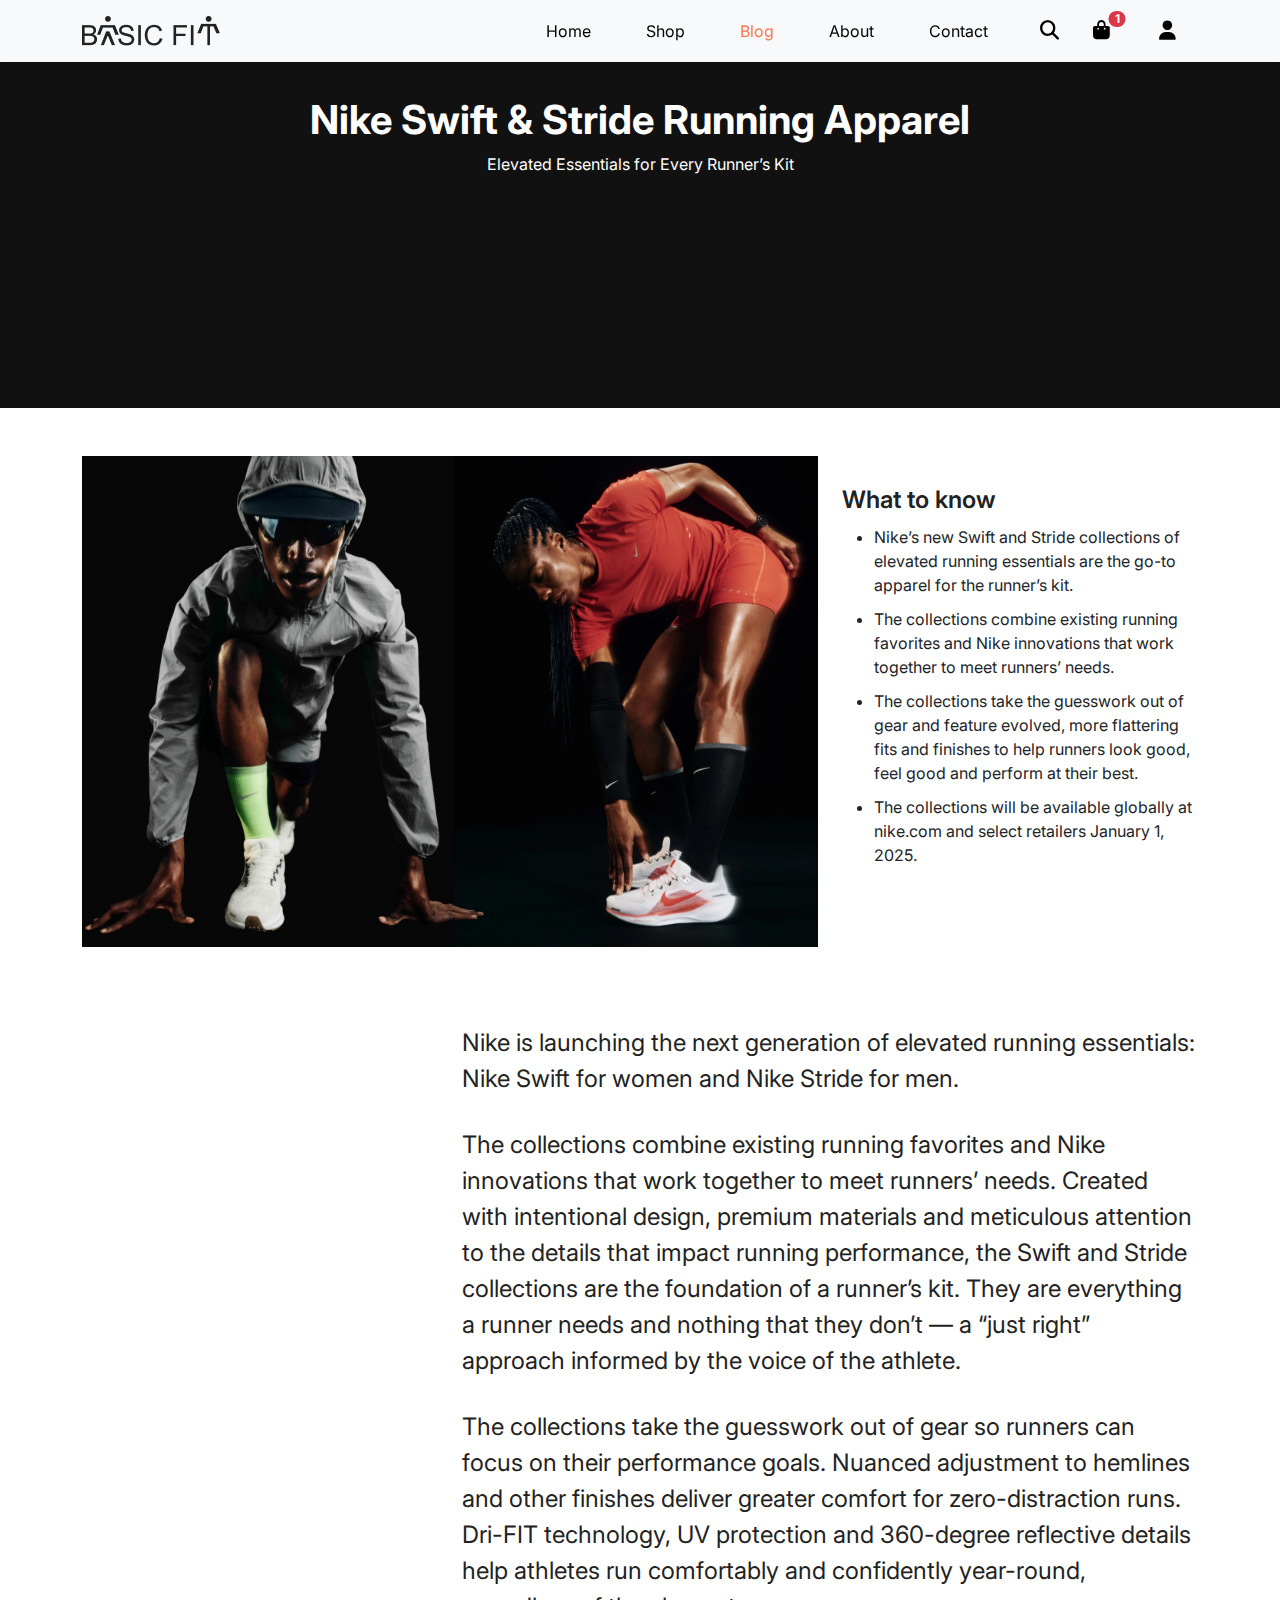
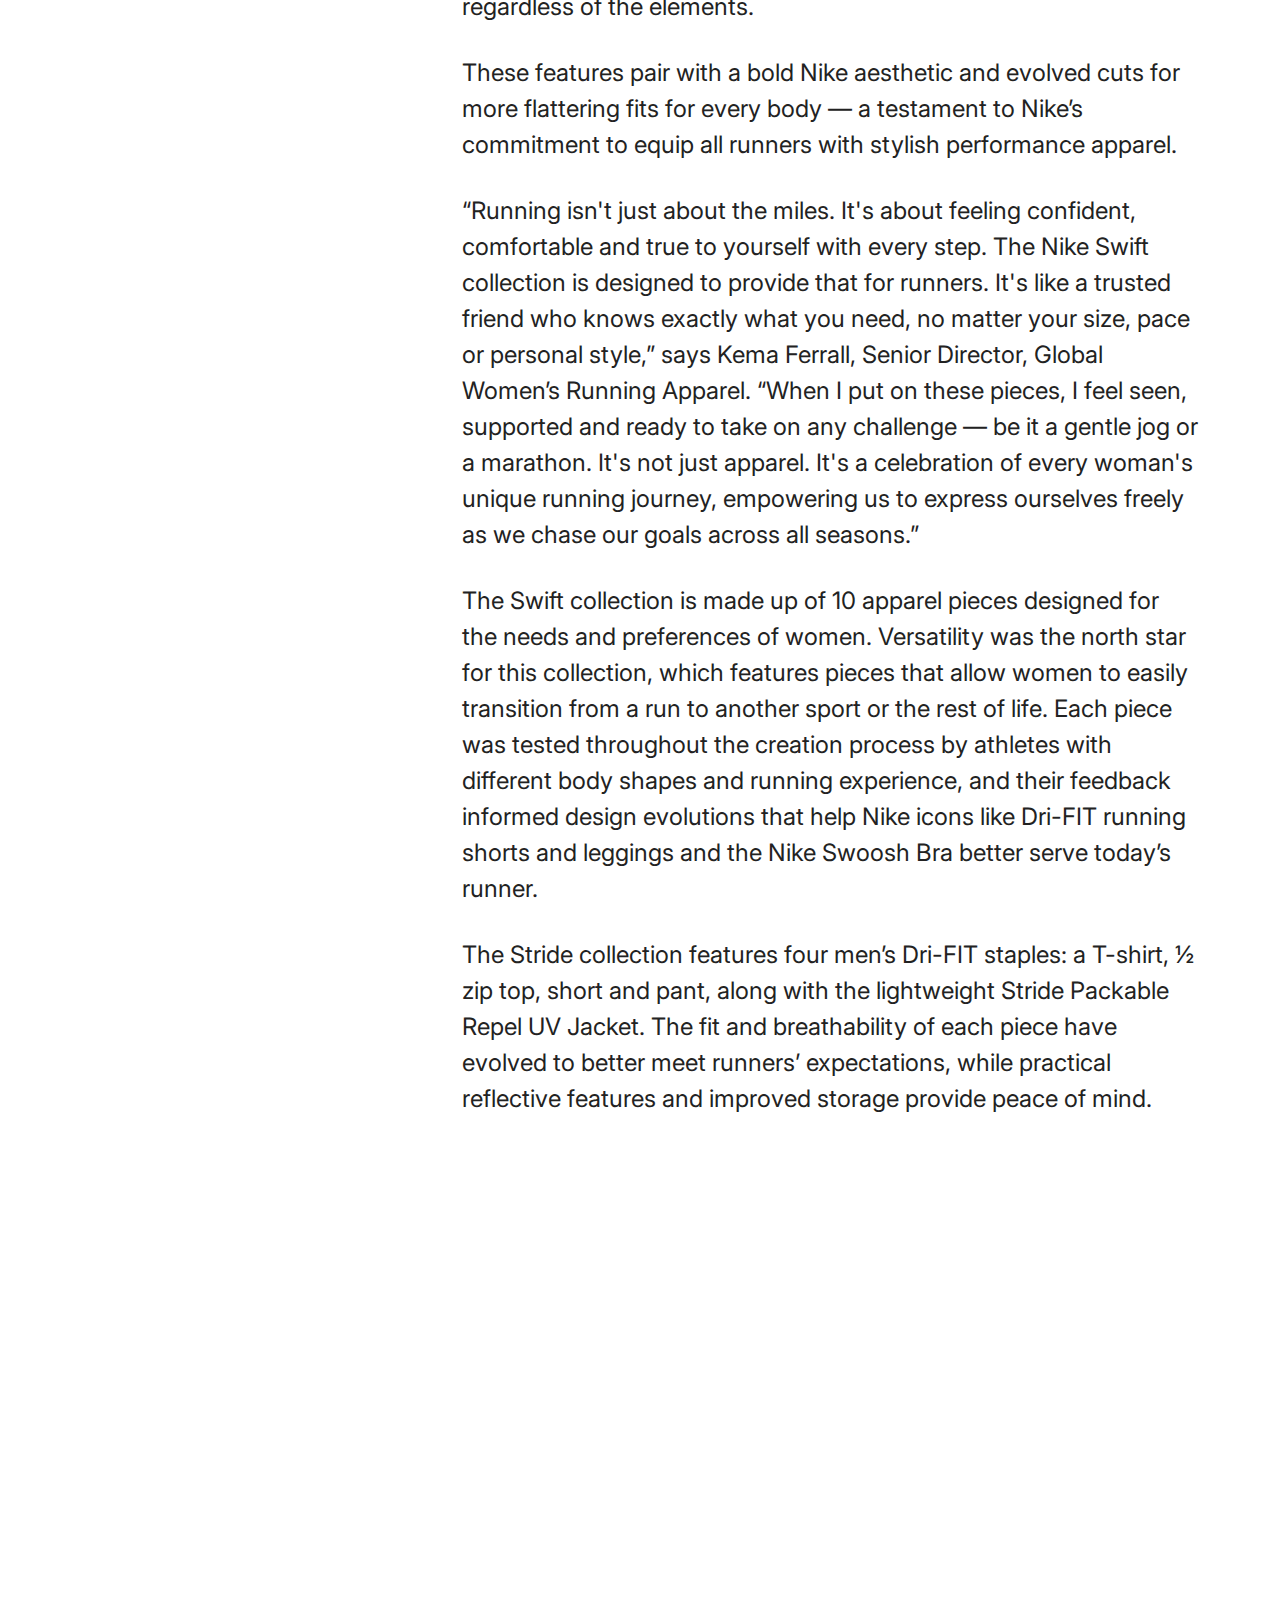
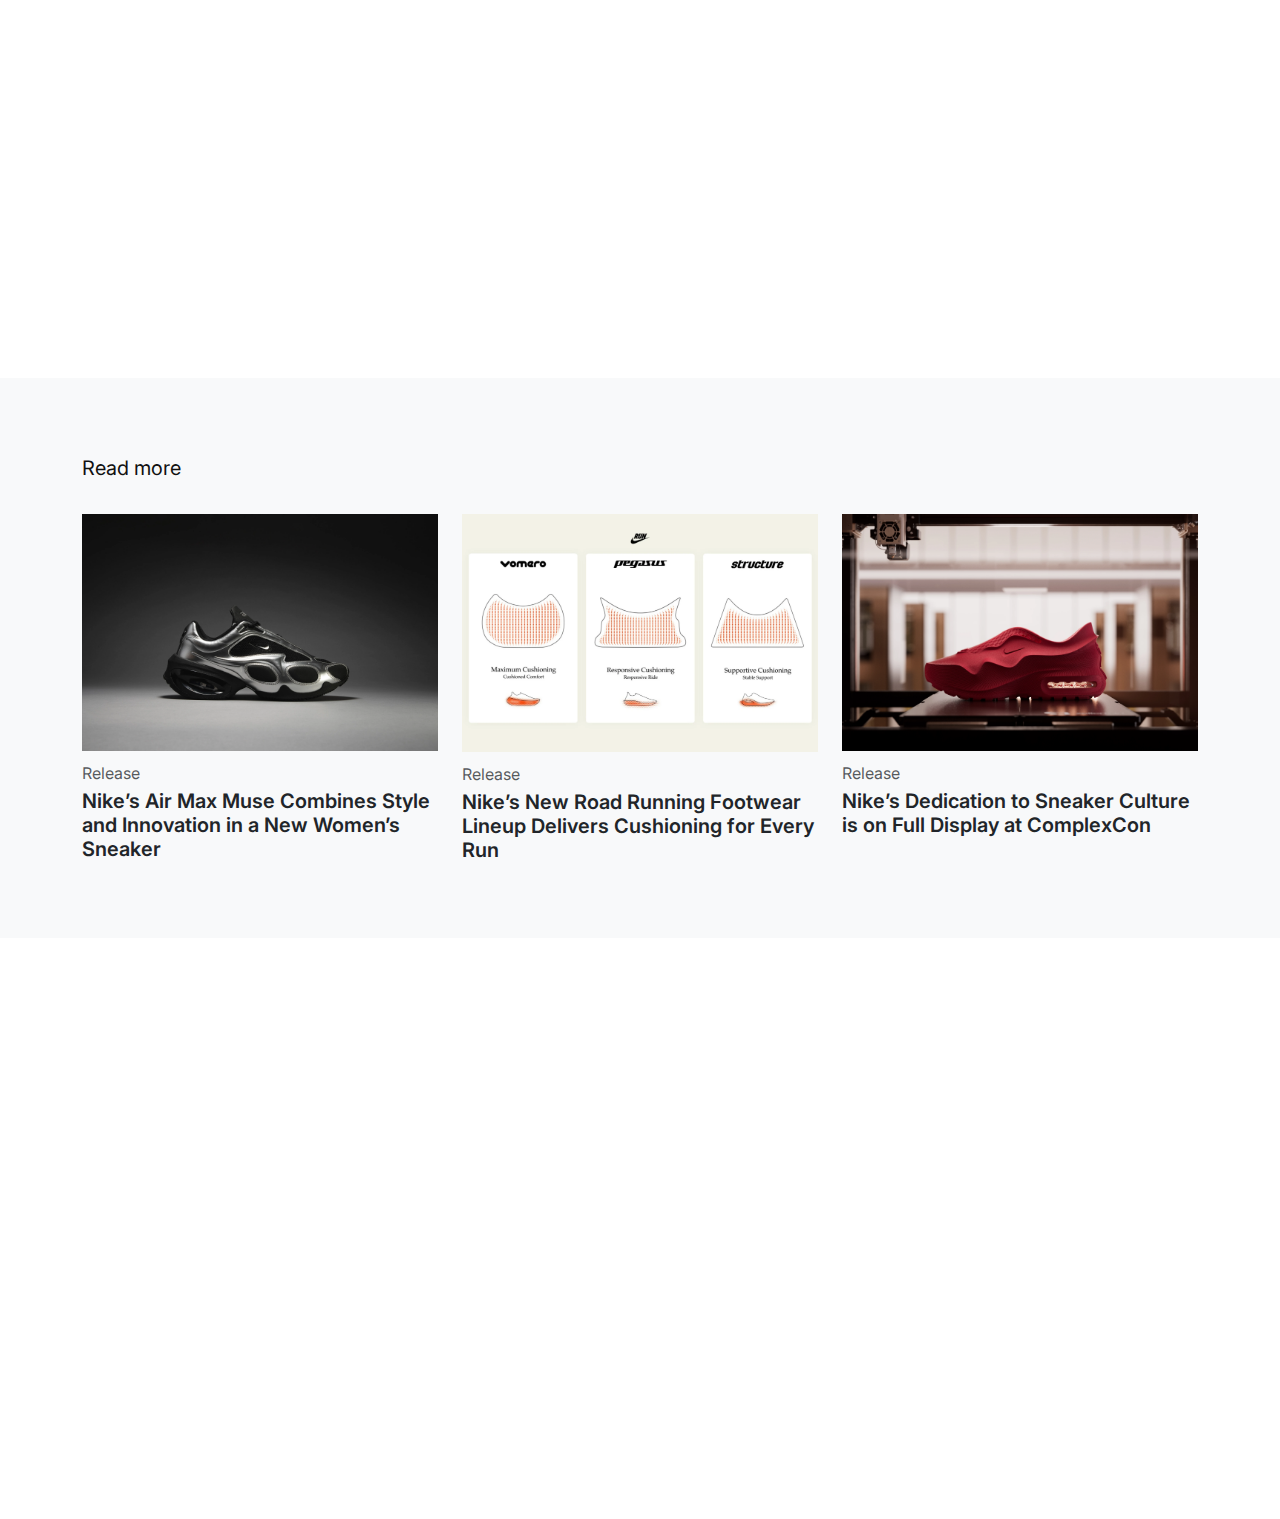
<file: Wed-master/blogPost.html>
<!DOCTYPE html>
<html lang="en">
<head>
    <meta charset="UTF-8">
    <meta name="viewport" content="width=device-width, initial-scale=1.0">
    <title>Blog</title>

    <link href="https://cdn.jsdelivr.net/npm/bootstrap@5.3.3/dist/css/bootstrap.min.css" rel="stylesheet"
        integrity="sha384-QWTKZyjpPEjISv5WaRU9OFeRpok6YctnYmDr5pNlyT2bRjXh0JMhjY6hW+ALEwIH" crossorigin="anonymous">

    <link rel="stylesheet" href="https://cdnjs.cloudflare.com/ajax/libs/font-awesome/6.5.0/css/all.min.css"
        integrity="sha512-..." crossorigin="anonymous" referrerpolicy="no-referrer" />

        <link href="https://unpkg.com/aos@2.3.1/dist/aos.css" rel="stylesheet">
    <link rel="stylesheet" href="style.css">
</head>
<body>
    <nav class="navbar navbar-expand-lg navbar-light bg-body-tertiary py-3 fixed-top">
        <div class="container">
            <img src="./img/logo1.png" alt="Logo">
            <button class="navbar-toggler" type="button" data-bs-toggle="collapse" data-bs-target="#navbarNav"
                aria-controls="navbarNav" aria-expanded="false" aria-label="Toggle navigation">
                <span><i id="bar" class="fa-solid fa-bars"></i></span>
            </button>
            <div class="collapse navbar-collapse justify-content-end" id="navbarNav">
                <ul class="navbar-nav">
                    <li class="nav-item">
                        <a class="nav-link" href="index.html">Home</a>
                    </li>
                    <li class="nav-item">
                        <a class="nav-link" href="shop.html">Shop</a>
                    </li>
                    <li class="nav-item">
                        <a class="nav-link active" href="blog.html">Blog</a>
                    </li>
                    <li class="nav-item">
                        <a class="nav-link" href="about.html">About</a>
                    </li>
                    <li class="nav-item">
                        <a class="nav-link" href="contact.html">Contact</a>
                    </li>
                    <li class="nav-item position-relative">
                        <span class="search-icon">
                            <input type="text" class="search-input" placeholder="Search">
                            <i class="fa-solid fa-magnifying-glass"></i>
                        </span>
                        <a href="cart.html"><i class="fa-solid fa-shopping-bag"></i><sup class="cart-count position-absolute top-0 start-100 translate-middle badge rounded-pill bg-danger">
                            1
                        </sup></a>
                        <div class="dropdown">
                            <a class="nav-link-2" href="#" id="navbarDropdown" role="button">
                                <i class="fa-solid fa-user"></i>
                            </a>
                            <ul class="dropdown-menu" aria-labelledby="navbarDropdown">
                                <li><a class="dropdown-item" href="#">Tài khoản của tôi</a></li>
                                <li><a class="dropdown-item" href="#">Đơn mua</a></li>
                                <li><a class="dropdown-item" href="#">Đăng xuất</a></li>
                            </ul>
                        </div>
                    </li>
                </ul>
            </div>
        </div>
    </nav>
    <header class="blog-post-header text-white text-center py-5 my-5">
        <h1>Nike Swift & Stride Running Apparel</h1>
        <p>Elevated Essentials for Every Runner’s Kit</p>
      </header>
      <main class="container my-5">
        <section class="row mb-4 blog-content">
          <div class="col-md-8">
            <img src="./img/blog-post/1.webp" alt="Nike Collection" class="img-fluid ">
          </div>
          <div class="col-md-4">
            <h2>What to know</h2>
            <ul>
                <li>Nike’s new Swift and Stride collections of elevated running essentials are the go-to apparel for the runner’s kit.</li>
                <li>The collections combine existing running favorites and Nike innovations that work together to meet runners’ needs.</li>
                <li>The collections take the guesswork out of gear and feature evolved, more flattering fits and finishes to help runners look good, feel good and perform at their best.</li>
                <li>The collections will be available globally at nike.com and select retailers January 1, 2025.</li>
            </ul>
          </div>
          <div class="col-md-8 offset-md-4 mt-5 ">
            <p>Nike is launching the next generation of elevated running essentials: Nike Swift for women and Nike Stride for men.</p>
            <p>The collections combine existing running favorites and Nike innovations that work together to meet runners’ needs. Created with intentional design, premium materials and meticulous attention to the details that impact running performance, the Swift and Stride collections are the foundation of a runner’s kit. They are everything a runner needs and nothing that they don’t — a “just right” approach informed by the voice of the athlete.</p>
            <p>The collections take the guesswork out of gear so runners can focus on their performance goals. Nuanced adjustment to hemlines and other finishes deliver greater comfort for zero-distraction runs. Dri-FIT technology, UV protection and 360-degree reflective details help athletes run comfortably and confidently year-round, regardless of the elements.</p>
            <p>These features pair with a bold Nike aesthetic and evolved cuts for more flattering fits for every body — a testament to Nike’s commitment to equip all runners with stylish performance apparel.</p>
            <p>“Running isn't just about the miles. It's about feeling confident, comfortable and true to yourself with every step. The Nike Swift collection is designed to provide that for runners. It's like a trusted friend who knows exactly what you need, no matter your size, pace or personal style,” says Kema Ferrall, Senior Director, Global Women’s Running Apparel. “When I put on these pieces, I feel seen, supported and ready to take on any challenge — be it a gentle jog or a marathon. It's not just apparel. It's a celebration of every woman's unique running journey, empowering us to express ourselves freely as we chase our goals across all seasons.”</p>
            <p>The Swift collection is made up of 10 apparel pieces designed for the needs and preferences of women. Versatility was the north star for this collection, which features pieces that allow women to easily transition from a run to another sport or the rest of life. Each piece was tested throughout the creation process by athletes with different body shapes and running experience, and their feedback informed design evolutions that help Nike icons like Dri-FIT running shorts and leggings and the Nike Swoosh Bra better serve today’s runner.</p>
            <p>The Stride collection features four men’s Dri-FIT staples: a T-shirt, ½ zip top, short and pant, along with the lightweight Stride Packable Repel UV Jacket. The fit and breathability of each piece have evolved to better meet runners’ expectations, while practical reflective features and improved storage provide peace of mind.</p>
          </div>
        </section>
        <section class="container my-5" data-aos="fade-up" data-aos-duration="1000">
            <h2 class="text-start mb-4">Introducing Elevated Essentials for Every Runner’s Kit: Nike Swift and Stride</h2>
            <div class="row g-4">
              <div class="col-md-3 " data-aos="fade-up" data-aos-duration="1500">
                <img src="./img/blog-post/005_nike-swift-stride-4.jpeg" alt="Runner 1" class="img-fluid  mb-3">
                <img src="./img/blog-post/003_nike-swift-stride-3.jpeg" alt="Runner 2" class="img-fluid ">
              </div>
              <div class="col-md-3" data-aos="fade-up" data-aos-duration="2000">
                <img src="./img/blog-post/006_nike-swift-stride-6.jpeg" alt="" class="img-fluid  mb-3">
                <img src="./img/blog-post/004_nike-swift-stride-5.jpeg" alt="" class="img-fluid ">
              </div>
              <div class="col-md-3 " data-aos="fade-up" data-aos-duration="2500">
                <img src="./img/blog-post/002_nike-swift-stride-1.jpeg" alt="" class="img-fluid  ">
              </div>
              <div class="col-md-3" data-aos="fade-up" data-aos-duration="3000">
                <img src="./img/blog-post/001_nike-swift-stride-2.jpeg" alt="" class="img-fluid  ">
              </div>
            </div>
          </section>
          
        </main>
        <section class=" p-5 bg-body-tertiary more_blog">
            <div class="container">

                <h2 class="mb-4">Read more</h2>
                <div class="row g-4">
                  <div class="col-md-4">
                    <div class="card border-0 bg-body-tertiary">
                      <img src="./img/blog-post/2.webp" class="card-img-top" alt="Air Max Muse">
                      <div class="card-body">
                        <p class="text-muted mb-1">Release</p>
                        <h5 class="card-title">Nike’s Air Max Muse Combines Style and Innovation in a New Women’s Sneaker</h5>
                      </div>
                    </div>
                  </div>
                  <div class="col-md-4">
                    <div class="card border-0 bg-body-tertiary">
                      <img src="./img/blog-post/3.webp" class="card-img-top" alt="Road Running Footwear">
                      <div class="card-body">
                        <p class="text-muted mb-1">Release</p>
                        <h5 class="card-title">Nike’s New Road Running Footwear Lineup Delivers Cushioning for Every Run</h5>
                      </div>
                    </div>
                  </div>
                  <div class="col-md-4">
                    <div class="card border-0 bg-body-tertiary">
                      <img src="./img/blog-post/4.webp" class="card-img-top" alt="Sneaker Culture">
                      <div class="card-body">
                        <p class="text-muted mb-1">Release</p>
                        <h5 class="card-title">Nike’s Dedication to Sneaker Culture is on Full Display at ComplexCon</h5>
                      </div>
                    </div>
                  </div>
                </div>
            </div>
        </section>
    

    <footer class=" py-5" data-aos="fade-up"
    data-aos-anchor-placement="top-center">
        <div class="row container mx-auto pt-5">
            <div class="footer-one col-lg-3 col-md-6 col-12">
                <img src="./img/logo2.png" alt="">
                <p class="pt-3">Fringilla urna porttior rhoncus dolor purus luctus venenatis lectus magna fringilla diam
                </p>
            </div>
            <div class="footer-one col-lg-3 col-md-6 col-12">
                <h5 class="pb-2">Featured</h5>
                <ul class="text-uppercase list-unstyled list">
                    <li><a href="#">Men</a></li>
                    <li><a href="#">Women</a></li>
                    <li><a href="#">Boys</a></li>
                    <li><a href="#">Girls</a></li>
                    <li><a href="#">New Arrivals</a></li>
                    <li><a href="#">Shoes</a></li>
                    <li><a href="#">Clothes</a></li>
                </ul>
            </div>
            <div class="footer-one col-lg-3 col-md-6 col-12 mb-3">
                <h5 class="pb-2">Contact Us</h5>
                <div class="contact d-flex">
                    <span><i class="fa-solid fa-location-dot"></i></span>
                    <span class="ps-2">123, Main Street, Your City</span>
                </div>
                <div class="contact d-flex">
                    <span><i class="fa-solid fa-phone"></i></span>
                    <span class="ps-2">(123) 456-7890</span>
                </div>
                <div class="contact d-flex">
                    <span><i class="fa-solid fa-envelope"></i></span>
                    <span class="ps-2">l7jxS@example.com</span>
                </div>
            </div>

            <div class="footer-one col-lg-3 col-md-6 col-12">
                <h5 class="pb-2">Instagram</h5>
                <div class="row">
                    <img class="img-fluid w-25 h-100 m-2" src="./img/insta/1.jpg" alt="">
                    <img class="img-fluid w-25 h-100 m-2" src="./img/insta/2.jpg" alt="">
                    <img class="img-fluid w-25 h-100 m-2" src="./img/insta/3.jpg" alt="">
                    <img class="img-fluid w-25 h-100 m-2" src="./img/insta/4.jpg" alt="">
                    <img class="img-fluid w-25 h-100 m-2" src="./img/insta/5.jpg" alt="">
                    <img class="img-fluid w-25 h-100 m-2" src="./img/insta/6.jpg" alt="">
                </div>
            </div>
            <div class="copyright mt-5">
                <div class="row container mx-auto">
                    <div class="col-lg-3 col-md-6 col-12">
                        <img src="./img/payment.png" alt="">
                    </div>
                    <div class="col-lg-4 col-md-6 col-12 text-nowrap">
                        <p>Copyright ©2023 All Rights Reserved</p>
                    </div>
                    <div class="col-lg-3 col-md-6 col-12">
                        <a href="#"><i class="fa-brands fa-facebook"></i></a>
                        <a href="#"><i class="fa-brands fa-instagram"></i></a>
                        <a href="#"><i class="fa-brands fa-twitter"></i></a>
                    </div>
                </div>
            </div>
        </div>
    </footer>
    <script src="https://unpkg.com/aos@2.3.1/dist/aos.js"></script>
    <script>
        AOS.init();
    </script>


    <script src="https://cdn.jsdelivr.net/npm/@popperjs/core@2.11.8/dist/umd/popper.min.js"
        integrity="sha384-I7E8VVD/ismYTF4hNIPjVp/Zjvgyol6VFvRkX/vR+Vc4jQkC+hVqc2pM8ODewa9r"
        crossorigin="anonymous"></script>
    <script src="https://cdn.jsdelivr.net/npm/bootstrap@5.3.3/dist/js/bootstrap.min.js"
        integrity="sha384-0pUGZvbkm6XF6gxjEnlmuGrJXVbNuzT9qBBavbLwCsOGabYfZo0T0to5eqruptLy"
        crossorigin="anonymous"></script>
</body>
</html>
</file>
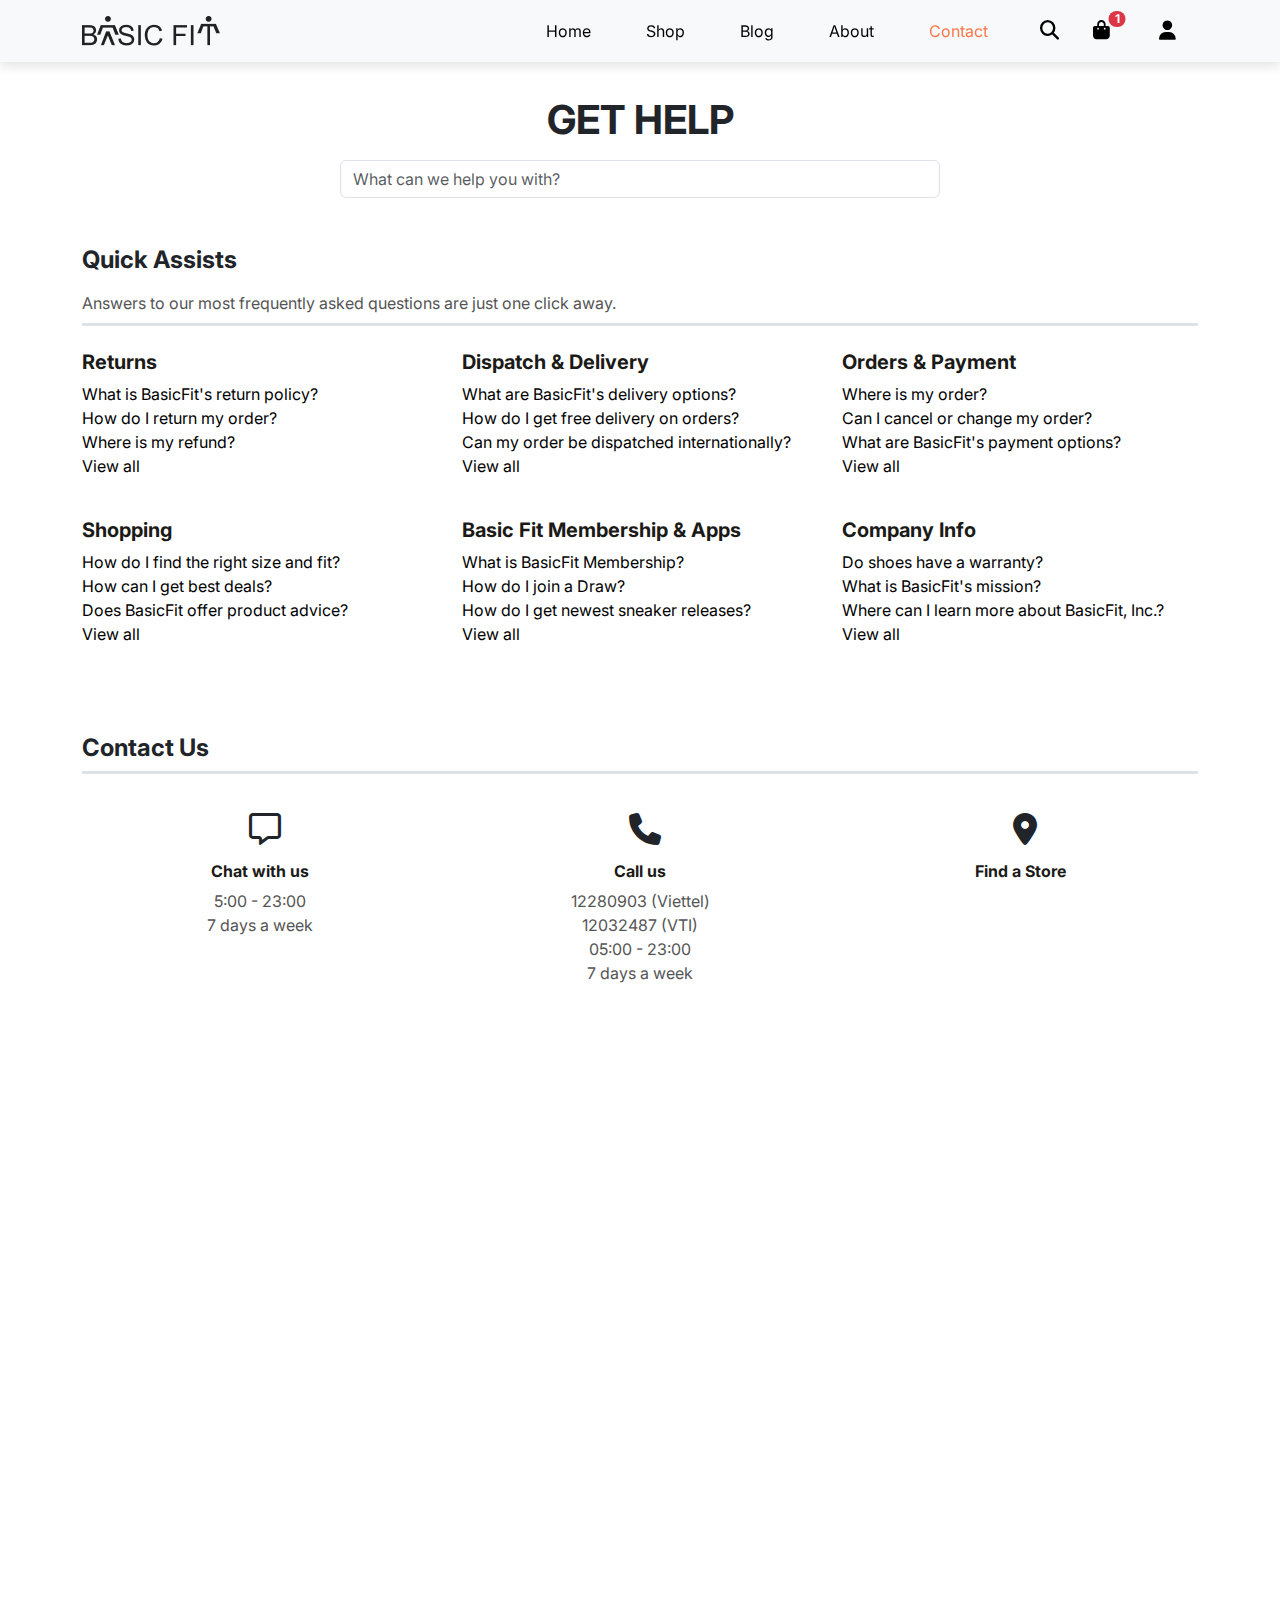
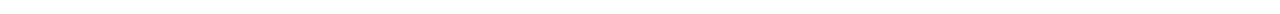
<file: Wed-master/contact.html>
<!DOCTYPE html>
<html lang="en">

<head>
    <meta charset="UTF-8">
    <meta name="viewport" content="width=device-width, initial-scale=1.0">
    <title>Contact</title>

    <link href="https://cdn.jsdelivr.net/npm/bootstrap@5.3.3/dist/css/bootstrap.min.css" rel="stylesheet"
        integrity="sha384-QWTKZyjpPEjISv5WaRU9OFeRpok6YctnYmDr5pNlyT2bRjXh0JMhjY6hW+ALEwIH" crossorigin="anonymous">

    <link rel="stylesheet" href="https://cdnjs.cloudflare.com/ajax/libs/font-awesome/6.5.0/css/all.min.css"
        integrity="sha512-..." crossorigin="anonymous" referrerpolicy="no-referrer" />

        <link href="https://unpkg.com/aos@2.3.1/dist/aos.css" rel="stylesheet">
    <link rel="stylesheet" href="style.css">
    <style>.search-bar {
        max-width: 600px;
        margin: 0 auto 2rem;
    }

    .quick-assists h2 {
        font-size: 1.5rem;
        font-weight: bold;
    }

    .quick-assists p {
        color: #555;
    }

    .quick-assists .category h5 {
        font-size: 1.25rem;
        font-weight: bold;
    }

    .quick-assists a {
        color: black;
        text-decoration: none;
    }

    .quick-assists a:hover {
        text-decoration: underline;
    }
    .contact-us-section {
            margin-top: 3rem;
        }

        .contact-us-section h2 {
            font-size: 1.5rem;
            font-weight: bold;
            margin-bottom: 2rem;
        }

        .contact-us-section .contact-item {
            text-align: center;
        }

        .contact-us-section .contact-item h5 {
            font-weight: bold;
            margin: 0.5rem 0;
        }

        .contact-us-section .contact-item p {
            margin: 0;
            color: #555;
        }

        .contact-us-section .icon {
            font-size: 2rem;
            margin-bottom: 0.5rem;
        }

        .contact-us-section hr {
            margin: 2rem 0;
        }
    </style>
</head>

<body>
    <nav class="navbar navbar-expand-lg navbar-light bg-body-tertiary py-3 fixed-top">
        <div class="container">
            <img onclick="window.location.href='index.html'" src="./img/logo1.png" alt="Logo">
            <button class="navbar-toggler" type="button" data-bs-toggle="collapse" data-bs-target="#navbarNav"
                aria-controls="navbarNav" aria-expanded="false" aria-label="Toggle navigation">
                <span><i id="bar" class="fa-solid fa-bars"></i></span>
            </button>
            <div class="collapse navbar-collapse justify-content-end" id="navbarNav">
                <ul class="navbar-nav">
                    <li class="nav-item">
                        <a class="nav-link " href="index.html">Home</a>
                    </li>
                    <li class="nav-item">
                        <a class="nav-link" href="shop.html">Shop</a>
                    </li>
                    <li class="nav-item">
                        <a class="nav-link" href="blog.html">Blog</a>
                    </li>
                    <li class="nav-item">
                        <a class="nav-link" href="about.html">About</a>
                    </li>
                    <li class="nav-item">
                        <a class="nav-link active" href="#">Contact</a>
                    </li>
                    <li class="nav-item position-relative">
                        <span class="search-icon">
                            <input type="text" class="search-input" placeholder="Search">
                            <i class="fa-solid fa-magnifying-glass"></i>
                        </span>
                        <a href="cart.html"><i class="fa-solid fa-shopping-bag"></i><sup class="cart-count position-absolute top-0 start-100 translate-middle badge rounded-pill bg-danger">
                            1
                        </sup></a>
                        <div class="dropdown">
                            <a class="nav-link-2" href="#" id="navbarDropdown" role="button">
                                <i class="fa-solid fa-user"></i>
                            </a>
                            <ul class="dropdown-menu" aria-labelledby="navbarDropdown">
                                <li><a class="dropdown-item" href="#">Tài khoản của tôi</a></li>
                                <li><a class="dropdown-item" href="#">Đơn mua</a></li>
                                <li><a class="dropdown-item" href="#">Đăng xuất</a></li>
                            </ul>
                        </div>
                    </li>
            </div>
        </div>
    </nav>

    <div class="container mt-5 pt-5">
        <!-- Search Bar -->
        <div class="text-center">
            <h1 class="mb-3">GET HELP</h1>
            <div class="search-bar">
                <input type="text" class="form-control" placeholder="What can we help you with?">
            </div>
        </div>

        <!-- Quick Assists Section -->
        <div class="quick-assists mt-5">
            <h2 class="mb-3">Quick Assists</h2>
            <p class="mb-4 border-bottom border-3 pb-2 ">Answers to our most frequently asked questions are just one click away.</p>

            <div class="row">
                <!-- Column 1 -->
                <div class="col-md-4 mb-4">
                    <div class="category">
                        <h5>Returns</h5>
                        <ul class="list-unstyled">
                            <li><a href="#">What is BasicFit's return policy?</a></li>
                            <li><a href="#">How do I return my order?</a></li>
                            <li><a href="#">Where is my refund?</a></li>
                            <li><a href="#">View all</a></li>
                        </ul>
                    </div>
                </div>

                <!-- Column 2 -->
                <div class="col-md-4 mb-4">
                    <div class="category">
                        <h5>Dispatch & Delivery</h5>
                        <ul class="list-unstyled">
                            <li><a href="#">What are BasicFit's delivery options?</a></li>
                            <li><a href="#">How do I get free delivery on orders?</a></li>
                            <li><a href="#">Can my order be dispatched internationally?</a></li>
                            <li><a href="#">View all</a></li>
                        </ul>
                    </div>
                </div>

                <!-- Column 3 -->
                <div class="col-md-4 mb-4">
                    <div class="category">
                        <h5>Orders & Payment</h5>
                        <ul class="list-unstyled">
                            <li><a href="#">Where is my order?</a></li>
                            <li><a href="#">Can I cancel or change my  order?</a></li>
                            <li><a href="#">What are BasicFit's payment options?</a></li>
                            <li><a href="#">View all</a></li>
                        </ul>
                    </div>
                </div>

                <!-- Column 4 -->
                <div class="col-md-4 mb-4">
                    <div class="category">
                        <h5>Shopping</h5>
                        <ul class="list-unstyled">
                            <li><a href="#">How do I find the right size and fit?</a></li>
                            <li><a href="#">How can I get  best deals?</a></li>
                            <li><a href="#">Does BasicFit offer product advice?</a></li>
                            <li><a href="#">View all</a></li>
                        </ul>
                    </div>
                </div>

                <!-- Column 5 -->
                <div class="col-md-4 mb-4">
                    <div class="category">
                        <h5>Basic Fit Membership & Apps</h5>
                        <ul class="list-unstyled">
                            <li><a href="#">What is BasicFit Membership?</a></li>
                            <li><a href="#">How do I join a Draw?</a></li>
                            <li><a href="#">How do I get  newest sneaker releases?</a></li>
                            <li><a href="#">View all</a></li>
                        </ul>
                    </div>
                </div>

                <!-- Column 6 -->
                <div class="col-md-4 mb-4">
                    <div class="category">
                        <h5>Company Info</h5>
                        <ul class="list-unstyled">
                            <li><a href="#">Do shoes have a warranty?</a></li>
                            <li><a href="#">What is BasicFit's mission?</a></li>
                            <li><a href="#">Where can I learn more about BasicFit, Inc.?</a></li>
                            <li><a href="#">View all</a></li>
                        </ul>
                    </div>
                </div>
            </div>
        </div>
    </div>
    <div class="container contact-us-section">
        <h2 class="text-start border-bottom border-3 pb-2">Contact Us</h2>
        
        <div class="row">
            <!-- Chat with us -->
            <div class="col-md-4 contact-item">
                <div class="icon"><i class="fa-regular fa-message"></i></div>
                <h5>Chat with us</h5>
                <p>5:00 - 23:00</p>
                <p>7 days a week</p>
            </div>

            <!-- Call us -->
            <div class="col-md-4 contact-item">
                <div class="icon"><i class="fa fa-phone"></i></div>
                <h5>Call us</h5>
                <p>12280903 (Viettel)</p>
                <p>12032487 (VTI)</p>
                <p>05:00 - 23:00</p>
                <p>7 days a week</p>
            </div>

            <!-- Find a store -->
            <div class="col-md-4 contact-item">
                <div class="icon"><i class="fa-solid fa-location-dot"></i></div>
                <h5>Find a Store</h5>
            </div>
        </div>
    </div>

    <footer class="mt-5 py-5" data-aos="fade-up"
    data-aos-anchor-placement="top-center">
        <div class="row container mx-auto pt-5">
            <div class="footer-one col-lg-3 col-md-6 col-12">
                <img src="./img/logo2.png" alt="">
                <p class="pt-3">Fringilla urna porttior rhoncus dolor purus luctus venenatis lectus magna fringilla diam
                </p>
            </div>
            <div class="footer-one col-lg-3 col-md-6 col-12">
                <h5 class="pb-2">Featured</h5>
                <ul class="text-uppercase list-unstyled list">
                    <li><a href="#">Men</a></li>
                    <li><a href="#">Women</a></li>
                    <li><a href="#">Boys</a></li>
                    <li><a href="#">Girls</a></li>
                    <li><a href="#">New Arrivals</a></li>
                    <li><a href="#">Shoes</a></li>
                    <li><a href="#">Clothes</a></li>
                </ul>
            </div>
            <div class="footer-one col-lg-3 col-md-6 col-12 mb-3">
                <h5 class="pb-2">Contact Us</h5>
                <div class="contact d-flex">
                    <span><i class="fa-solid fa-location-dot"></i></span>
                    <span class="ps-2">123, Main Street, Your City</span>
                </div>
                <div class="contact d-flex">
                    <span><i class="fa-solid fa-phone"></i></span>
                    <span class="ps-2">(123) 456-7890</span>
                </div>
                <div class="contact d-flex">
                    <span><i class="fa-solid fa-envelope"></i></span>
                    <span class="ps-2">l7jxS@example.com</span>
                </div>
            </div>

            <div class="footer-one col-lg-3 col-md-6 col-12">
                <h5 class="pb-2">Instagram</h5>
                <div class="row">
                    <img class="img-fluid w-25 h-100 m-2" src="./img/insta/1.jpg" alt="">
                    <img class="img-fluid w-25 h-100 m-2" src="./img/insta/2.jpg" alt="">
                    <img class="img-fluid w-25 h-100 m-2" src="./img/insta/3.jpg" alt="">
                    <img class="img-fluid w-25 h-100 m-2" src="./img/insta/4.jpg" alt="">
                    <img class="img-fluid w-25 h-100 m-2" src="./img/insta/5.jpg" alt="">
                    <img class="img-fluid w-25 h-100 m-2" src="./img/insta/6.jpg" alt="">
                </div>
            </div>
            <div class="copyright mt-5">
                <div class="row container mx-auto">
                    <div class="col-lg-3 col-md-6 col-12">
                        <img src="./img/payment.png" alt="">
                    </div>
                    <div class="col-lg-4 col-md-6 col-12 text-nowrap">
                        <p>Copyright ©2023 All Rights Reserved</p>
                    </div>
                    <div class="col-lg-3 col-md-6 col-12">
                        <a href="#"><i class="fa-brands fa-facebook"></i></a>
                        <a href="#"><i class="fa-brands fa-instagram"></i></a>
                        <a href="#"><i class="fa-brands fa-twitter"></i></a>
                    </div>
                </div>
            </div>
        </div>
    </footer>
    <script src="https://unpkg.com/aos@2.3.1/dist/aos.js"></script>
    <script>AOS.init();</script>
    <script src="https://cdn.jsdelivr.net/npm/@popperjs/core@2.11.8/dist/umd/popper.min.js"
        integrity="sha384-I7E8VVD/ismYTF4hNIPjVp/Zjvgyol6VFvRkX/vR+Vc4jQkC+hVqc2pM8ODewa9r"
        crossorigin="anonymous"></script>
    <script src="https://cdn.jsdelivr.net/npm/bootstrap@5.3.3/dist/js/bootstrap.min.js"
        integrity="sha384-0pUGZvbkm6XF6gxjEnlmuGrJXVbNuzT9qBBavbLwCsOGabYfZo0T0to5eqruptLy"
        crossorigin="anonymous"></script>
</body>

</html>
</file>
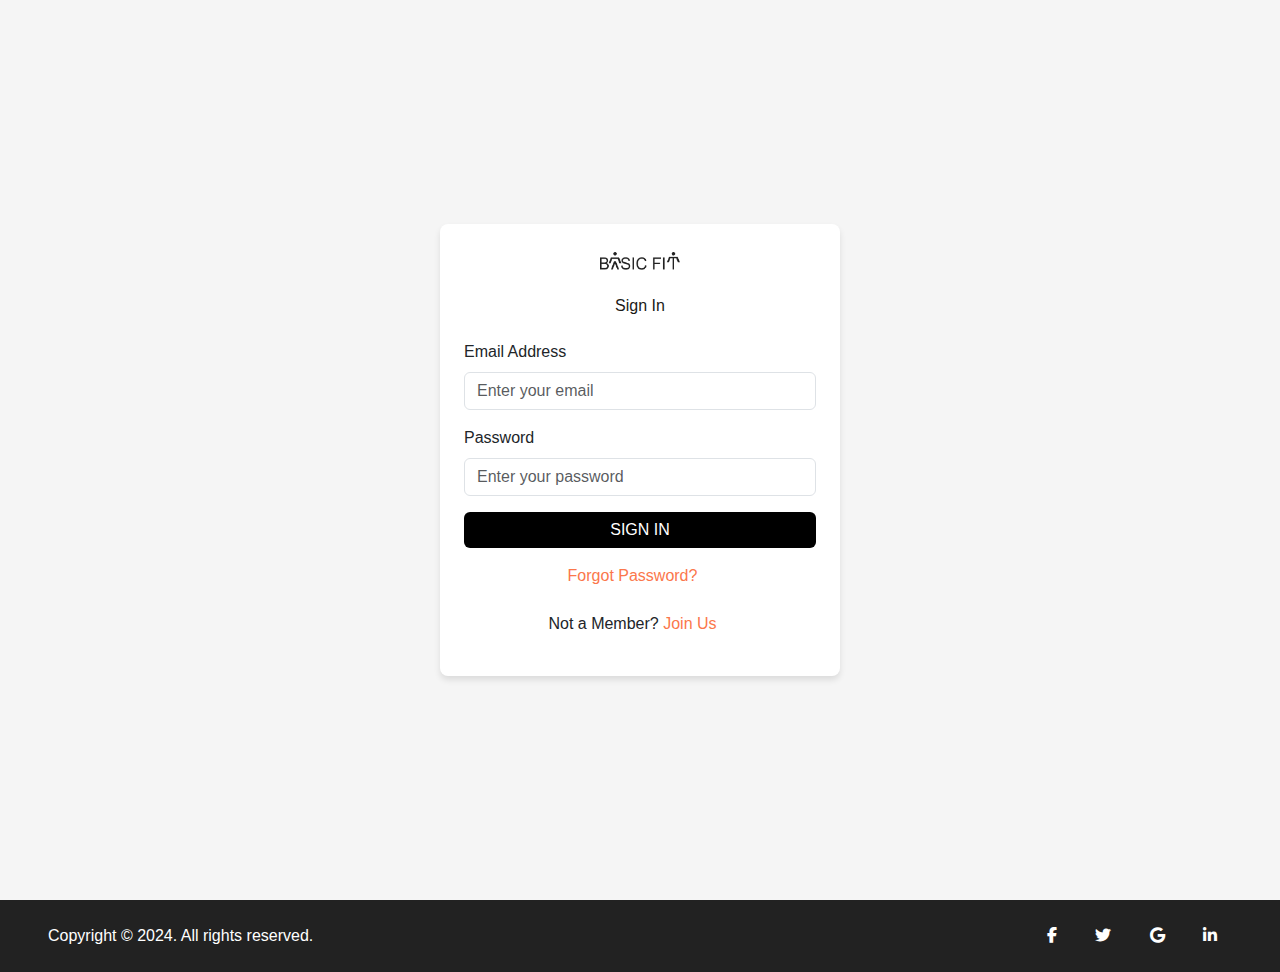
<file: Wed-master/login.html>
<!DOCTYPE html>
<html lang="en">

<head>
    <meta charset="UTF-8">
    <meta name="viewport" content="width=device-width, initial-scale=1.0">
    <title>Login</title>

    <link href="https://cdn.jsdelivr.net/npm/bootstrap@5.3.3/dist/css/bootstrap.min.css" rel="stylesheet"
        integrity="sha384-QWTKZyjpPEjISv5WaRU9OFeRpok6YctnYmDr5pNlyT2bRjXh0JMhjY6hW+ALEwIH" crossorigin="anonymous">

    <link rel="stylesheet" href="https://cdnjs.cloudflare.com/ajax/libs/font-awesome/6.5.0/css/all.min.css"
        integrity="sha512-..." crossorigin="anonymous" referrerpolicy="no-referrer" />


    <link rel="stylesheet" href="style.css">
    <style>
        body {
            background-color: #f5f5f5;
            font-family: Arial, sans-serif;
        }

        .card {
            border: none;
            border-radius: 8px;
            box-shadow: 0 4px 6px rgba(0, 0, 0, 0.1);
        }

        .logo {
            width: 80px;
        }

        .btn-dark {
            background-color: black;
            border: none;
        }

        .btn-dark:hover {
            background-color: #333;
        }

        a {
            color: #fb774b;
            text-decoration: none;
        }

        a:hover {
            text-decoration: underline;
        }
    </style>

</head>

<body>
    <div class="container d-flex justify-content-center align-items-center vh-100">
        <div class="card p-4" style="max-width: 400px; width: 100%;">
            <!-- Logo -->
            <div class="text-center mb-4">
                <img src="./img/logo1.png" alt="Logo" class="logo">
            </div>

            <!-- Form -->
            <form>
                <h5 class="text-center mb-4">Sign In</h5>
                <div class="mb-3">
                    <label for="email" class="form-label">Email Address</label>
                    <input type="email" class="form-control" id="email" placeholder="Enter your email" required>
                </div>
                <div class="mb-3">
                    <label for="password" class="form-label">Password</label>
                    <input type="password" class="form-control" id="password" placeholder="Enter your password" required>
                </div>
                <div class="d-grid">
                    <button type="submit" class="btn btn-dark">Sign In</button>
                </div>
                <div class="text-center mt-3">
                    <a href="#">Forgot Password?</a>
                </div>
            </form>

            <!-- Footer -->
            <div class="text-center mt-4">
                <p>Not a Member? <a href="#">Join Us</a></p>
            </div>
        </div>
    </div>

    <footer>
        <div class="d-flex flex-column flex-md-row text-center text-md-start justify-content-between py-4 px-4 px-xl-5">

            <div class="text-white mb-3 mb-md-0">
                Copyright © 2024. All rights reserved.
            </div>

            <div>
                <a href="#!" class="text-white me-4">
                    <i class="fab fa-facebook-f"></i>
                </a>
                <a href="#!" class="text-white me-4">
                    <i class="fab fa-twitter"></i>
                </a>
                <a href="#!" class="text-white me-4">
                    <i class="fab fa-google"></i>
                </a>
                <a href="#!" class="text-white">
                    <i class="fab fa-linkedin-in"></i>
                </a>
            </div>

        </div>
    </footer>

    <script src="https://cdn.jsdelivr.net/npm/@popperjs/core@2.11.8/dist/umd/popper.min.js"
        integrity="sha384-I7E8VVD/ismYTF4hNIPjVp/Zjvgyol6VFvRkX/vR+Vc4jQkC+hVqc2pM8ODewa9r"
        crossorigin="anonymous"></script>
    <script src="https://cdn.jsdelivr.net/npm/bootstrap@5.3.3/dist/js/bootstrap.min.js"
        integrity="sha384-0pUGZvbkm6XF6gxjEnlmuGrJXVbNuzT9qBBavbLwCsOGabYfZo0T0to5eqruptLy"
        crossorigin="anonymous"></script>
</body>

</html>
</file>
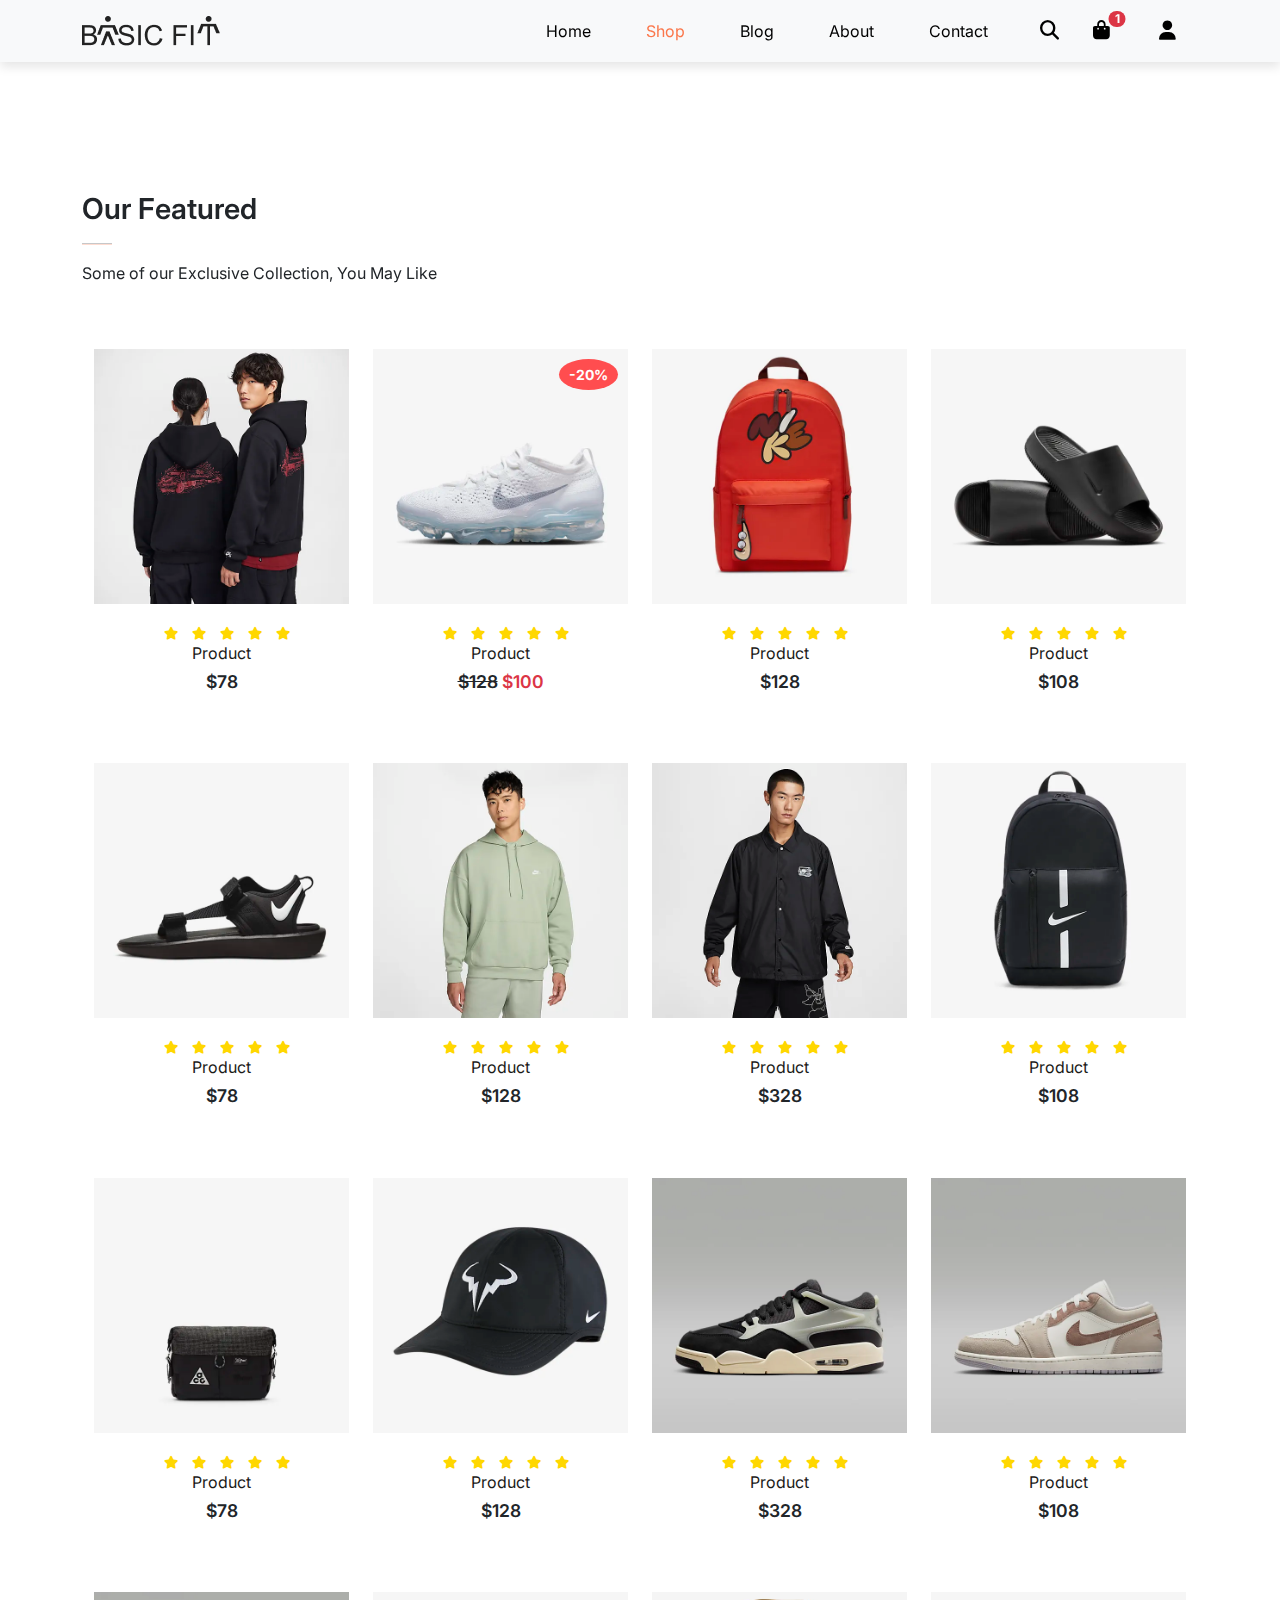
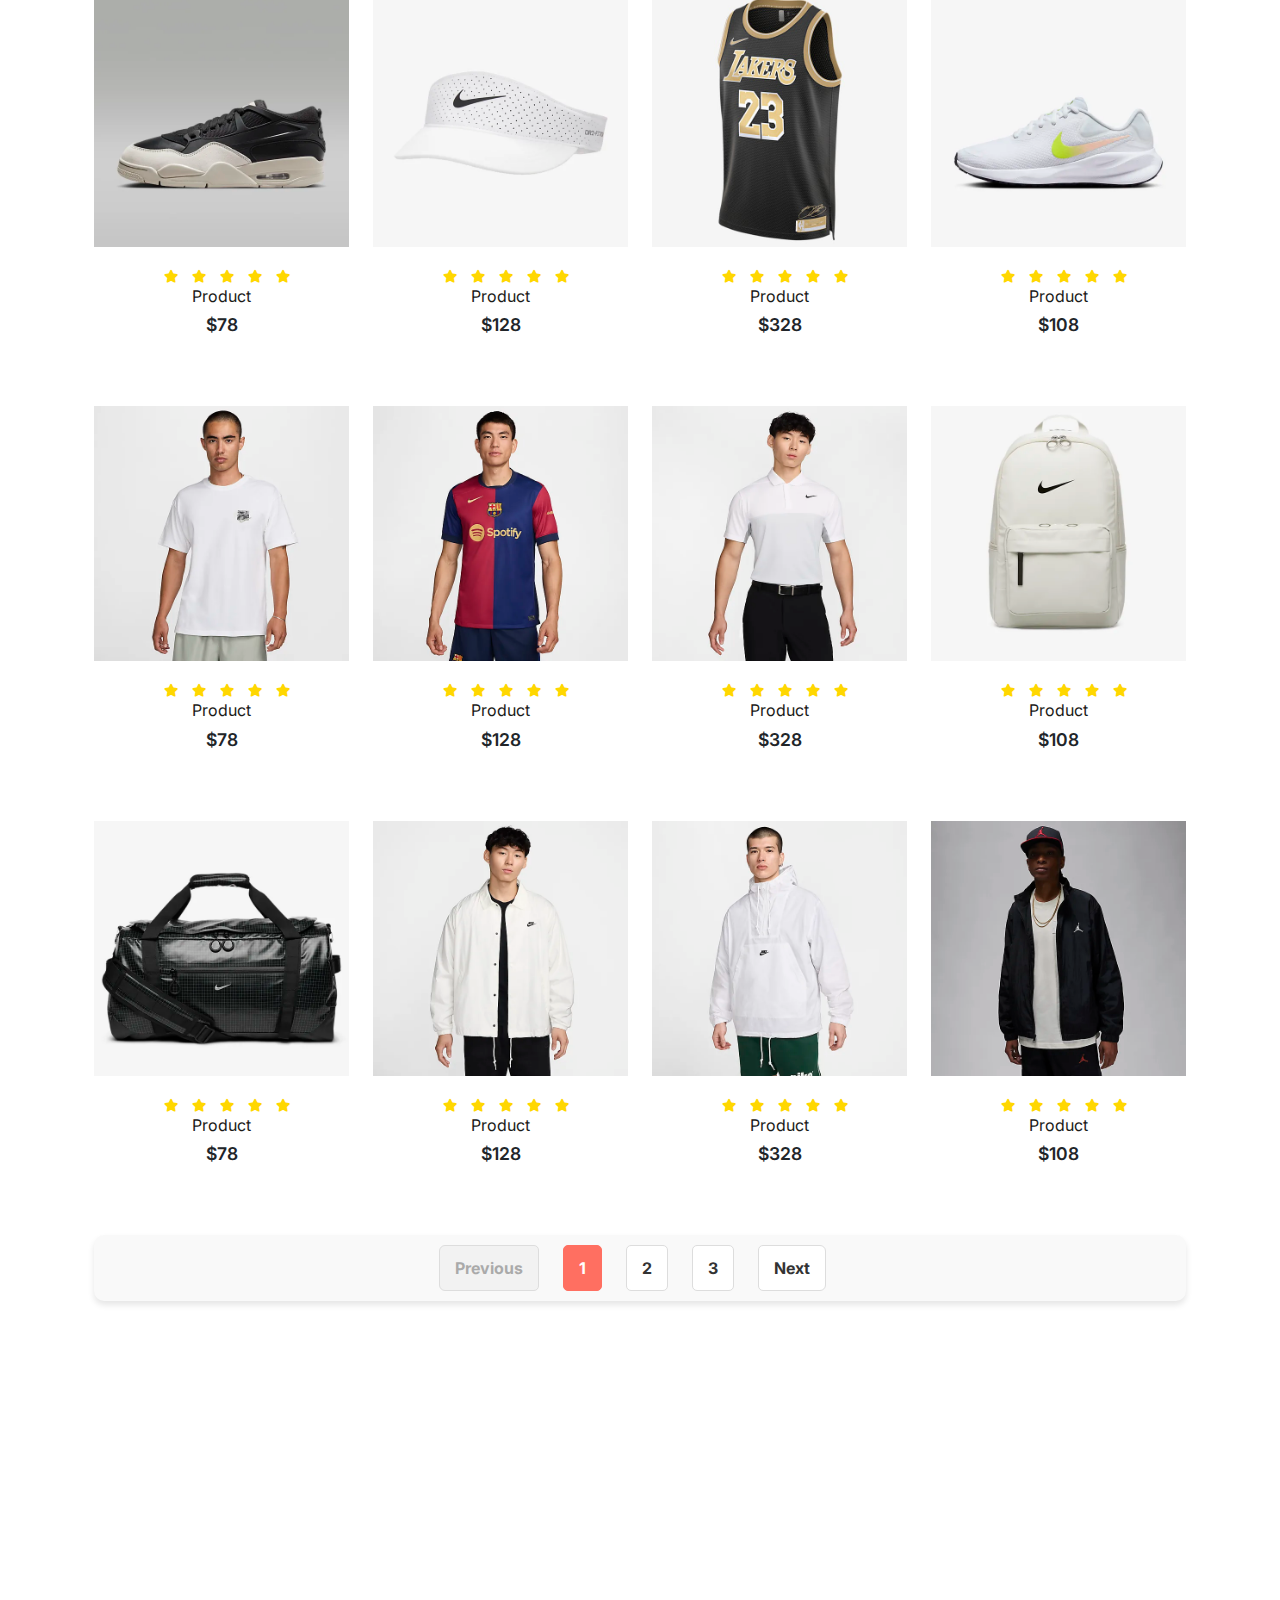
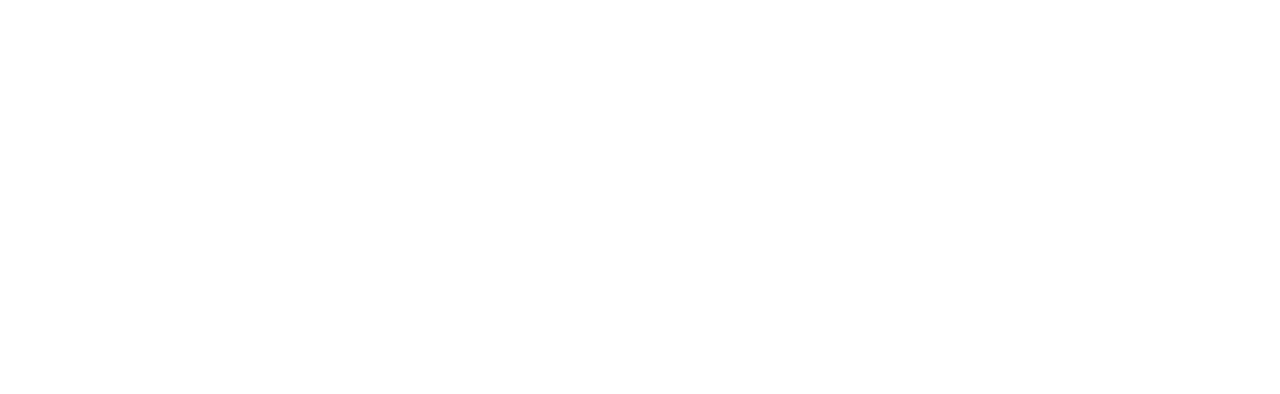
<file: Wed-master/shop.html>
<!DOCTYPE html>
<html lang="en">

<head>
    <meta charset="UTF-8">
    <meta name="viewport" content="width=device-width, initial-scale=1.0">
    <title>Shop</title>

    <link href="https://cdn.jsdelivr.net/npm/bootstrap@5.3.3/dist/css/bootstrap.min.css" rel="stylesheet"
        integrity="sha384-QWTKZyjpPEjISv5WaRU9OFeRpok6YctnYmDr5pNlyT2bRjXh0JMhjY6hW+ALEwIH" crossorigin="anonymous">

    <link rel="stylesheet" href="https://cdnjs.cloudflare.com/ajax/libs/font-awesome/6.5.0/css/all.min.css"
        integrity="sha512-..." crossorigin="anonymous" referrerpolicy="no-referrer" />

     <link rel="stylesheet" href="https://unpkg.com/aos@2.3.1/dist/aos.css">
    <link rel="stylesheet" href="style.css">


    <style>
        .product img {
            width: 100%;
            height: auto;
            box-sizing: border-box;
            object-fit: cover;
        }

        /* Định dạng thanh phân trang */
.pagination {
    display: flex;
    justify-content: center;
    align-items: center;
    gap: 10px;
    padding: 10px 0;
    list-style: none;
    background-color: #f9f9f9;
    border-radius: 10px;
    box-shadow: 0 4px 6px rgba(0, 0, 0, 0.1);
}

/* Nút phân trang */
.page-item .page-link {
    display: inline-block;
    padding: 10px 15px;
    font-size: 1rem;
    font-weight: bold;
    color: #333;
    text-decoration: none;
    border: 1px solid #ddd;
    border-radius: 5px;
    background-color: white;
    transition: all 0.3s ease-in-out;
}

/* Trạng thái nút hiện tại */
.page-item.active .page-link {
    background-color: #ff6f61;
    color: white;
    border-color: #ff6f61;
}

/* Trạng thái bị vô hiệu hóa */
.page-item.disabled .page-link {
    color: #aaa;
    background-color: #f2f2f2;
    cursor: not-allowed;
}

/* Hiệu ứng hover */
.page-item .page-link:hover:not(.disabled):not(.active) {
    background-color: #ffebeb;
    border-color: #ff6f61;
    color: #ff6f61;
    transform: scale(1.05);
}

/* Hiển thị trên màn hình nhỏ */
@media (max-width: 768px) {
    .pagination {
        gap: 5px;
    }

    .page-item .page-link {
        padding: 8px 10px;
        font-size: 0.9rem;
    }
}
    </style>
</head>

<body>

    <nav class="navbar navbar-expand-lg navbar-light bg-body-tertiary py-3 fixed-top">
        <div class="container">
            <img src="./img/logo1.png" alt="Logo">
            <button class="navbar-toggler" type="button" data-bs-toggle="collapse" data-bs-target="#navbarNav"
                aria-controls="navbarNav" aria-expanded="false" aria-label="Toggle navigation">
                <span><i id="bar" class="fa-solid fa-bars"></i></span>
            </button>
            <div class="collapse navbar-collapse justify-content-end" id="navbarNav">
                <ul class="navbar-nav">
                    <li class="nav-item">
                        <a class="nav-link " href="index.html">Home</a>
                    </li>
                    <li class="nav-item">
                        <a class="nav-link active" href="#">Shop</a>
                    </li>
                    <li class="nav-item">
                        <a class="nav-link" href="blog.html">Blog</a>
                    </li>
                    <li class="nav-item">
                        <a class="nav-link" href="about.html">About</a>
                    </li>
                    <li class="nav-item">
                        <a class="nav-link" href="contact.html">Contact</a>
                    </li>
                    <li class="nav-item position-relative">
                        <span class="search-icon">
                            <input type="text" class="search-input" placeholder="Search">
                            <i class="fa-solid fa-magnifying-glass"></i>
                        </span>
                        <a href="cart.html"><i class="fa-solid fa-shopping-bag"></i><sup class="cart-count position-absolute top-0 start-100 translate-middle badge rounded-pill bg-danger">
                            1
                        </sup></a>
                        <div class="dropdown">
                            <a class="nav-link-2" href="#" id="navbarDropdown" role="button">
                                <i class="fa-solid fa-user"></i>
                            </a>
                            <ul class="dropdown-menu" aria-labelledby="navbarDropdown">
                                <li><a class="dropdown-item" href="#">Tài khoản của tôi</a></li>
                                <li><a class="dropdown-item" href="#">Đơn mua</a></li>
                                <li><a class="dropdown-item" href="#">Đăng xuất</a></li>
                            </ul>
                        </div>
                    </li>
                </ul>
            </div>
        </div>
    </nav>

    <section id="featured" class="my-5 py-5">
        <div class="container mt-5 py-5" data-aos="fade-right" data-aos-anchor-placement="top-center" data-aos-duration="1000">
            <h2 class="font-weight-bold">Our Featured</h2>
            <hr>
            <p>Some of our Exclusive Collection, You May Like</p>
        </div>
        <div class="row mx-auto container">
            <div onclick="window.location.href='sproduct.html';" class="product text-center col-lg-3 col-md-6 col-12">
                <img src="./img/shop/1.jpg" alt="product1" class="img-fluid mb-3">
                <div class="star">
                    <i class="fa-solid fa-star"></i>
                    <i class="fa-solid fa-star"></i>
                    <i class="fa-solid fa-star"></i>
                    <i class="fa-solid fa-star"></i>
                    <i class="fa-solid fa-star"></i>
                </div>
                <h5 class="p-name">Product</h5>
                <h4 class="p-price">$78</h4>
                <button class="buy-btn">Buy Now</button>
            </div>
            <div class="product text-center col-lg-3 col-md-6 col-12">
                <div class="position-relative sale">
                    <span class="sale-badge">-20%</span>
                    <img src="./img/shop/2.jpg" alt="product1" class="img-fluid mb-3">
                </div>
                <div class="star">
                    <i class="fa-solid fa-star"></i>
                    <i class="fa-solid fa-star"></i>
                    <i class="fa-solid fa-star"></i>
                    <i class="fa-solid fa-star"></i>
                    <i class="fa-solid fa-star"></i>
                </div>
                <h5 class="p-name">Product</h5>
                <h4 class="p-price">
                    <span class="text-decoration-line-through">$128</span>
                    <span class="text-danger">$100</span>
                </h4>
                <button class="buy-btn">Buy Now</button>
            </div>
            <div class="product text-center col-lg-3 col-md-6 col-12">
                <img src="./img/shop/3.jpg" alt="product1" class="img-fluid mb-3">
                <div class="star">
                    <i class="fa-solid fa-star"></i>
                    <i class="fa-solid fa-star"></i>
                    <i class="fa-solid fa-star"></i>
                    <i class="fa-solid fa-star"></i>
                    <i class="fa-solid fa-star"></i>
                </div>
                <h5 class="p-name">Product</h5>
                <h4 class="p-price">
                    <span class="p-price">$128</span>
                </h4>
                <button class="buy-btn">Buy Now</button>
            </div>
            <div class="product text-center col-lg-3 col-md-6 col-12">
                <img src="./img/shop/4.jpg" alt="product1" class="img-fluid mb-3">
                <div class="star">
                    <i class="fa-solid fa-star"></i>
                    <i class="fa-solid fa-star"></i>
                    <i class="fa-solid fa-star"></i>
                    <i class="fa-solid fa-star"></i>
                    <i class="fa-solid fa-star"></i>
                </div>
                <h5 class="p-name">Product</h5>
                <h4 class="p-price">$108</h4>
                <button class="buy-btn">Buy Now</button>
            </div>
            <div class="product text-center col-lg-3 col-md-6 col-12">
                <img src="./img/shop/6.jpg" alt="product1" class="img-fluid mb-3">
                <div class="star">
                    <i class="fa-solid fa-star"></i>
                    <i class="fa-solid fa-star"></i>
                    <i class="fa-solid fa-star"></i>
                    <i class="fa-solid fa-star"></i>
                    <i class="fa-solid fa-star"></i>
                </div>
                <h5 class="p-name">Product</h5>
                <h4 class="p-price">$78</h4>
                <button class="buy-btn">Buy Now</button>
            </div>
            <div class="product text-center col-lg-3 col-md-6 col-12">
                <img src="./img/shop/7.jpg" alt="product1" class="img-fluid mb-3">
                <div class="star">
                    <i class="fa-solid fa-star"></i>
                    <i class="fa-solid fa-star"></i>
                    <i class="fa-solid fa-star"></i>
                    <i class="fa-solid fa-star"></i>
                    <i class="fa-solid fa-star"></i>
                </div>
                <h5 class="p-name">Product</h5>
                <h4 class="p-price">$128</h4>
                <button class="buy-btn">Buy Now</button>
            </div>
            <div class="product text-center col-lg-3 col-md-6 col-12">
                <img src="./img/shop/8.jpg" alt="product1" class="img-fluid mb-3">
                <div class="star">
                    <i class="fa-solid fa-star"></i>
                    <i class="fa-solid fa-star"></i>
                    <i class="fa-solid fa-star"></i>
                    <i class="fa-solid fa-star"></i>
                    <i class="fa-solid fa-star"></i>
                </div>
                <h5 class="p-name">Product</h5>
                <h4 class="p-price">$328</h4>
                <button class="buy-btn">Buy Now</button>
            </div>
            <div class="product text-center col-lg-3 col-md-6 col-12">
                <img src="./img/shop/9.jpg" alt="product1" class="img-fluid mb-3">
                <div class="star">
                    <i class="fa-solid fa-star"></i>
                    <i class="fa-solid fa-star"></i>
                    <i class="fa-solid fa-star"></i>
                    <i class="fa-solid fa-star"></i>
                    <i class="fa-solid fa-star"></i>
                </div>
                <h5 class="p-name">Product</h5>
                <h4 class="p-price">$108</h4>
                <button class="buy-btn">Buy Now</button>
            </div>
            <div class="product text-center col-lg-3 col-md-6 col-12">
                <img src="./img/shop/10.jpg " alt="product1" class="img-fluid mb-3">
                <div class="star">
                    <i class="fa-solid fa-star"></i>
                    <i class="fa-solid fa-star"></i>
                    <i class="fa-solid fa-star"></i>
                    <i class="fa-solid fa-star"></i>
                    <i class="fa-solid fa-star"></i>
                </div>
                <h5 class="p-name">Product</h5>
                <h4 class="p-price">$78</h4>
                <button class="buy-btn">Buy Now</button>
            </div>
            <div class="product text-center col-lg-3 col-md-6 col-12">
                <img src="./img/shop/11.jpg" alt="product1" class="img-fluid mb-3">
                <div class="star">
                    <i class="fa-solid fa-star"></i>
                    <i class="fa-solid fa-star"></i>
                    <i class="fa-solid fa-star"></i>
                    <i class="fa-solid fa-star"></i>
                    <i class="fa-solid fa-star"></i>
                </div>
                <h5 class="p-name">Product</h5>
                <h4 class="p-price">$128</h4>
                <button class="buy-btn">Buy Now</button>
            </div>
            <div class="product text-center col-lg-3 col-md-6 col-12">
                <img src="./img/shop/12.jpg" alt="product1" class="img-fluid mb-3">
                <div class="star">
                    <i class="fa-solid fa-star"></i>
                    <i class="fa-solid fa-star"></i>
                    <i class="fa-solid fa-star"></i>
                    <i class="fa-solid fa-star"></i>
                    <i class="fa-solid fa-star"></i>
                </div>
                <h5 class="p-name">Product</h5>
                <h4 class="p-price">$328</h4>
                <button class="buy-btn">Buy Now</button>
            </div>
            <div class="product text-center col-lg-3 col-md-6 col-12">
                <img src="./img/shop/13.jpg" alt="product1" class="img-fluid mb-3">
                <div class="star">
                    <i class="fa-solid fa-star"></i>
                    <i class="fa-solid fa-star"></i>
                    <i class="fa-solid fa-star"></i>
                    <i class="fa-solid fa-star"></i>
                    <i class="fa-solid fa-star"></i>
                </div>
                <h5 class="p-name">Product</h5>
                <h4 class="p-price">$108</h4>
                <button class="buy-btn">Buy Now</button>
            </div>
            <div class="product text-center col-lg-3 col-md-6 col-12">
                <img src="./img/shop/14.jpg" alt="product1" class="img-fluid mb-3">
                <div class="star">
                    <i class="fa-solid fa-star"></i>
                    <i class="fa-solid fa-star"></i>
                    <i class="fa-solid fa-star"></i>
                    <i class="fa-solid fa-star"></i>
                    <i class="fa-solid fa-star"></i>
                </div>
                <h5 class="p-name">Product</h5>
                <h4 class="p-price">$78</h4>
                <button class="buy-btn">Buy Now</button>
            </div>
            <div class="product text-center col-lg-3 col-md-6 col-12">
                <img src="./img/shop/15.jpg" alt="product1" class="img-fluid mb-3">
                <div class="star">
                    <i class="fa-solid fa-star"></i>
                    <i class="fa-solid fa-star"></i>
                    <i class="fa-solid fa-star"></i>
                    <i class="fa-solid fa-star"></i>
                    <i class="fa-solid fa-star"></i>
                </div>
                <h5 class="p-name">Product</h5>
                <h4 class="p-price">$128</h4>
                <button class="buy-btn">Buy Now</button>
            </div>
            <div class="product text-center col-lg-3 col-md-6 col-12">
                <img src="./img/shop/16.jpg" alt="product1" class="img-fluid mb-3">
                <div class="star">
                    <i class="fa-solid fa-star"></i>
                    <i class="fa-solid fa-star"></i>
                    <i class="fa-solid fa-star"></i>
                    <i class="fa-solid fa-star"></i>
                    <i class="fa-solid fa-star"></i>
                </div>
                <h5 class="p-name">Product</h5>
                <h4 class="p-price">$328</h4>
                <button class="buy-btn">Buy Now</button>
            </div>
            <div class="product text-center col-lg-3 col-md-6 col-12">
                <img src="./img/shop/17.jpg" alt="product1" class="img-fluid mb-3">
                <div class="star">
                    <i class="fa-solid fa-star"></i>
                    <i class="fa-solid fa-star"></i>
                    <i class="fa-solid fa-star"></i>
                    <i class="fa-solid fa-star"></i>
                    <i class="fa-solid fa-star"></i>
                </div>
                <h5 class="p-name">Product</h5>
                <h4 class="p-price">$108</h4>
                <button class="buy-btn">Buy Now</button>
            </div>
            <div class="product text-center col-lg-3 col-md-6 col-12">
                <img src="./img/shop/18.jpg" alt="product1" class="img-fluid mb-3">
                <div class="star">
                    <i class="fa-solid fa-star"></i>
                    <i class="fa-solid fa-star"></i>
                    <i class="fa-solid fa-star"></i>
                    <i class="fa-solid fa-star"></i>
                    <i class="fa-solid fa-star"></i>
                </div>
                <h5 class="p-name">Product</h5>
                <h4 class="p-price">$78</h4>
                <button class="buy-btn">Buy Now</button>
            </div>
            <div class="product text-center col-lg-3 col-md-6 col-12">
                <img src="./img/shop/19.jpg" alt="product1" class="img-fluid mb-3">
                <div class="star">
                    <i class="fa-solid fa-star"></i>
                    <i class="fa-solid fa-star"></i>
                    <i class="fa-solid fa-star"></i>
                    <i class="fa-solid fa-star"></i>
                    <i class="fa-solid fa-star"></i>
                </div>
                <h5 class="p-name">Product</h5>
                <h4 class="p-price">$128</h4>
                <button class="buy-btn">Buy Now</button>
            </div>
            <div class="product text-center col-lg-3 col-md-6 col-12">
                <img src="./img/shop/20.jpg" alt="product1" class="img-fluid mb-3">
                <div class="star">
                    <i class="fa-solid fa-star"></i>
                    <i class="fa-solid fa-star"></i>
                    <i class="fa-solid fa-star"></i>
                    <i class="fa-solid fa-star"></i>
                    <i class="fa-solid fa-star"></i>
                </div>
                <h5 class="p-name">Product</h5>
                <h4 class="p-price">$328</h4>
                <button class="buy-btn">Buy Now</button>
            </div>
            <div class="product text-center col-lg-3 col-md-6 col-12">
                <img src="./img/shop/21.jpg" alt="product1" class="img-fluid mb-3">
                <div class="star">
                    <i class="fa-solid fa-star"></i>
                    <i class="fa-solid fa-star"></i>
                    <i class="fa-solid fa-star"></i>
                    <i class="fa-solid fa-star"></i>
                    <i class="fa-solid fa-star"></i>
                </div>
                <h5 class="p-name">Product</h5>
                <h4 class="p-price">$108</h4>
                <button class="buy-btn">Buy Now</button>
            </div>
            <div class="product text-center col-lg-3 col-md-6 col-12">
                <img src="./img/shop/22.jpg" alt="product1" class="img-fluid mb-3">
                <div class="star">
                    <i class="fa-solid fa-star"></i>
                    <i class="fa-solid fa-star"></i>
                    <i class="fa-solid fa-star"></i>
                    <i class="fa-solid fa-star"></i>
                    <i class="fa-solid fa-star"></i>
                </div>
                <h5 class="p-name">Product</h5>
                <h4 class="p-price">$78</h4>
                <button class="buy-btn">Buy Now</button>
            </div>
            <div class="product text-center col-lg-3 col-md-6 col-12">
                <img src="./img/shop/23.jpg" alt="product1" class="img-fluid mb-3">
                <div class="star">
                    <i class="fa-solid fa-star"></i>
                    <i class="fa-solid fa-star"></i>
                    <i class="fa-solid fa-star"></i>
                    <i class="fa-solid fa-star"></i>
                    <i class="fa-solid fa-star"></i>
                </div>
                <h5 class="p-name">Product</h5>
                <h4 class="p-price">$128</h4>
                <button class="buy-btn">Buy Now</button>
            </div>
            <div class="product text-center col-lg-3 col-md-6 col-12">
                <img src="./img/shop/24.jpg" alt="product1" class="img-fluid mb-3">
                <div class="star">
                    <i class="fa-solid fa-star"></i>
                    <i class="fa-solid fa-star"></i>
                    <i class="fa-solid fa-star"></i>
                    <i class="fa-solid fa-star"></i>
                    <i class="fa-solid fa-star"></i>
                </div>
                <h5 class="p-name">Product</h5>
                <h4 class="p-price">$328</h4>
                <button class="buy-btn">Buy Now</button>
            </div>
            <div class="product text-center col-lg-3 col-md-6 col-12">
                <img src="./img/shop/25.jpg" alt="product1" class="img-fluid mb-3">
                <div class="star">
                    <i class="fa-solid fa-star"></i>
                    <i class="fa-solid fa-star"></i>
                    <i class="fa-solid fa-star"></i>
                    <i class="fa-solid fa-star"></i>
                    <i class="fa-solid fa-star"></i>
                </div>
                <h5 class="p-name">Product</h5>
                <h4 class="p-price">$108</h4>
                <button class="buy-btn">Buy Now</button>
            </div>

            <nav aria-label="...">
                <ul class="pagination">
                    <li class="page-item disabled">
                        <a class="page-link">Previous</a>
                    </li>
                    <li class="page-item active"><a class="page-link" href="#">1</a></li>
                    <li class="page-item" aria-current="page">
                        <a class="page-link">2</a>
                    </li>
                    <li class="page-item"><a class="page-link" href="#">3</a></li>
                    <li class="page-item">
                        <a class="page-link" href="#">Next</a>
                    </li>
                </ul>
            </nav>
        </div>
    </section>

    <footer class="mt-5 py-5" data-aos="fade-up"
    data-aos-anchor-placement="top-center">
        <div class="row container mx-auto pt-5">
            <div class="footer-one col-lg-3 col-md-6 col-12">
                <img src="./img/logo2.png" alt="">
                <p class="pt-3">Fringilla urna porttior rhoncus dolor purus luctus venenatis lectus magna fringilla diam
                </p>
            </div>
            <div class="footer-one col-lg-3 col-md-6 col-12">
                <h5 class="pb-2">Featured</h5>
                <ul class="text-uppercase list-unstyled list">
                    <li><a href="#">Men</a></li>
                    <li><a href="#">Women</a></li>
                    <li><a href="#">Boys</a></li>
                    <li><a href="#">Girls</a></li>
                    <li><a href="#">New Arrivals</a></li>
                    <li><a href="#">Shoes</a></li>
                    <li><a href="#">Clothes</a></li>
                </ul>
            </div>
            <div class="footer-one col-lg-3 col-md-6 col-12 mb-3">
                <h5 class="pb-2">Contact Us</h5>
                <div class="contact d-flex">
                    <span><i class="fa-solid fa-location-dot"></i></span>
                    <span class="ps-2">123, Main Street, Your City</span>
                </div>
                <div class="contact d-flex">
                    <span><i class="fa-solid fa-phone"></i></span>
                    <span class="ps-2">(123) 456-7890</span>
                </div>
                <div class="contact d-flex">
                    <span><i class="fa-solid fa-envelope"></i></span>
                    <span class="ps-2">l7jxS@example.com</span>
                </div>
            </div>

            <div class="footer-one col-lg-3 col-md-6 col-12">
                <h5 class="pb-2">Instagram</h5>
                <div class="row">
                    <img class="img-fluid w-25 h-100 m-2" src="./img/insta/1.jpg" alt="">
                    <img class="img-fluid w-25 h-100 m-2" src="./img/insta/2.jpg" alt="">
                    <img class="img-fluid w-25 h-100 m-2" src="./img/insta/3.jpg" alt="">
                    <img class="img-fluid w-25 h-100 m-2" src="./img/insta/4.jpg" alt="">
                    <img class="img-fluid w-25 h-100 m-2" src="./img/insta/5.jpg" alt="">
                    <img class="img-fluid w-25 h-100 m-2" src="./img/insta/6.jpg" alt="">
                </div>
            </div>
            <div class="copyright mt-5">
                <div class="row container mx-auto">
                    <div class="col-lg-3 col-md-6 col-12">
                        <img src="./img/payment.png" alt="">
                    </div>
                    <div class="col-lg-4 col-md-6 col-12 text-nowrap">
                        <p>Copyright ©2023 All Rights Reserved</p>
                    </div>
                    <div class="col-lg-3 col-md-6 col-12">
                        <a href="#"><i class="fa-brands fa-facebook"></i></a>
                        <a href="#"><i class="fa-brands fa-instagram"></i></a>
                        <a href="#"><i class="fa-brands fa-twitter"></i></a>
                    </div>
                </div>
            </div>
        </div>
    </footer>
    <script></script>
    <script src="https://unpkg.com/aos@2.3.1/dist/aos.js"></script>
    <script>AOS.init();</script>
    <script src="https://cdn.jsdelivr.net/npm/@popperjs/core@2.11.8/dist/umd/popper.min.js"
        integrity="sha384-I7E8VVD/ismYTF4hNIPjVp/Zjvgyol6VFvRkX/vR+Vc4jQkC+hVqc2pM8ODewa9r"
        crossorigin="anonymous"></script>
    <script src="https://cdn.jsdelivr.net/npm/bootstrap@5.3.3/dist/js/bootstrap.min.js"
        integrity="sha384-0pUGZvbkm6XF6gxjEnlmuGrJXVbNuzT9qBBavbLwCsOGabYfZo0T0to5eqruptLy"
        crossorigin="anonymous"></script>
</body>

</html>
</file>
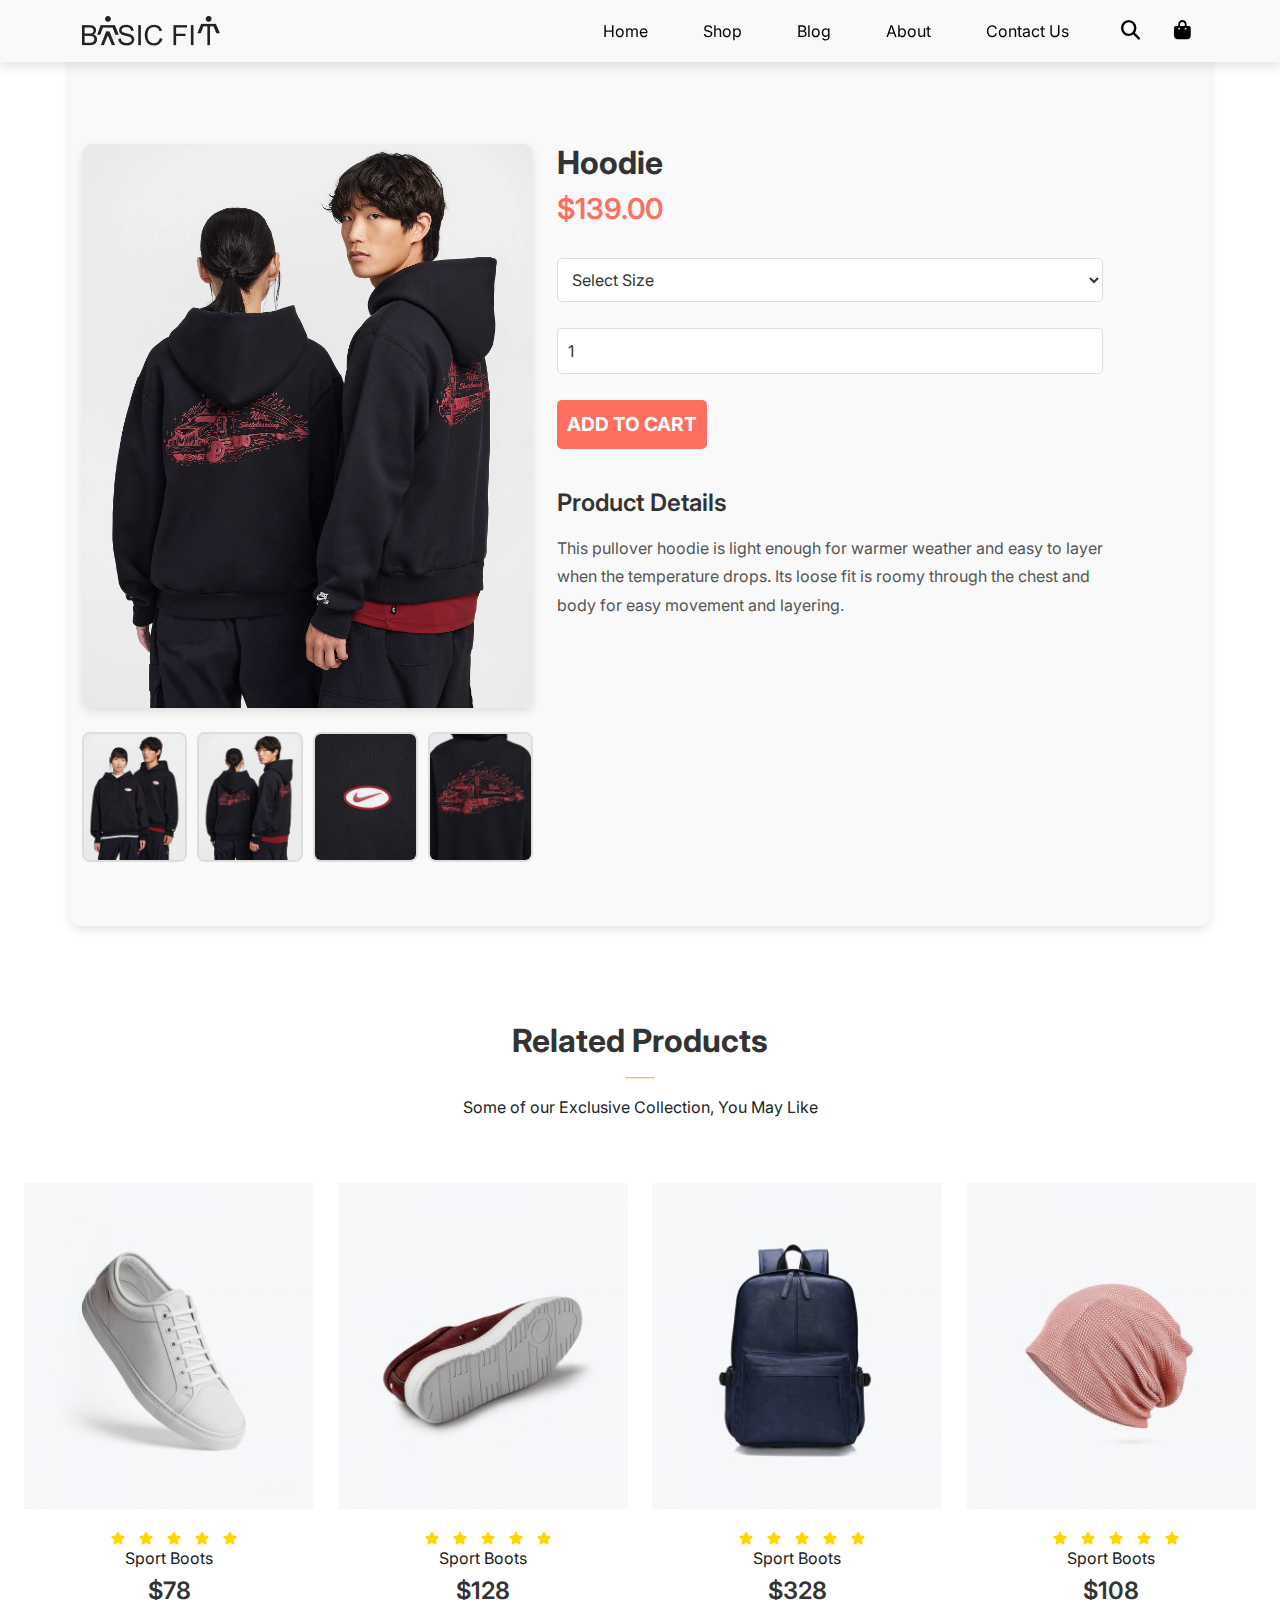
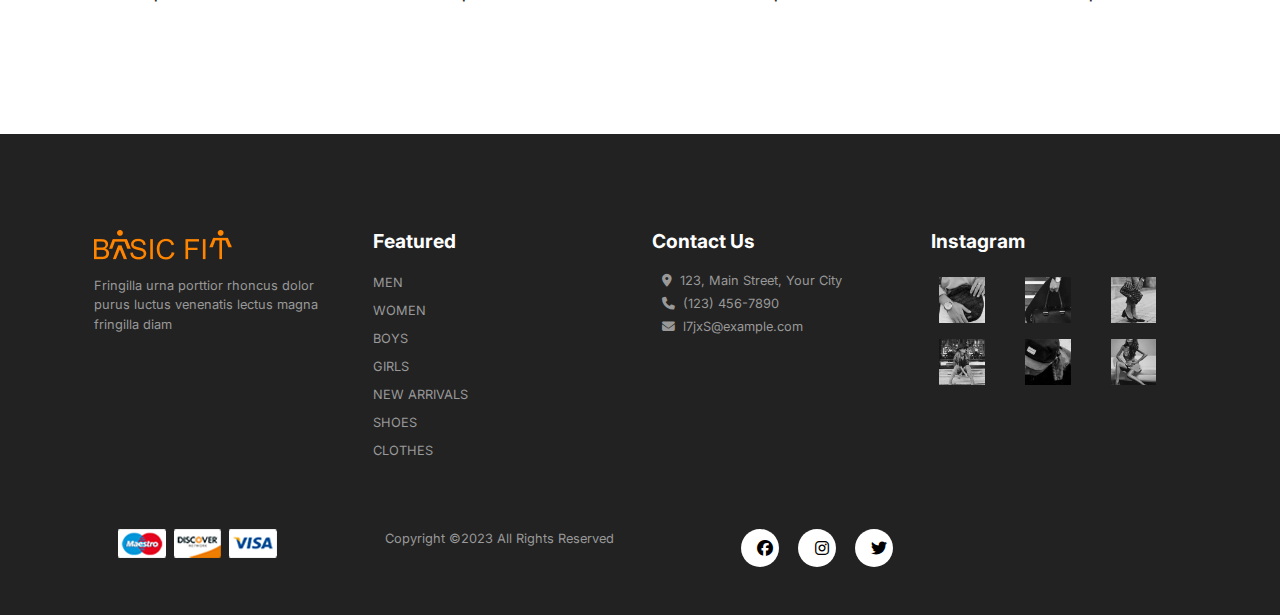
<file: Wed-master/sproduct.html>
<!DOCTYPE html>
<html lang="en">

<head>
    <meta charset="UTF-8">
    <meta name="viewport" content="width=device-width, initial-scale=1.0">
    <title>Product Details</title>

    <link href="https://cdn.jsdelivr.net/npm/bootstrap@5.3.3/dist/css/bootstrap.min.css" rel="stylesheet"
        integrity="sha384-QWTKZyjpPEjISv5WaRU9OFeRpok6YctnYmDr5pNlyT2bRjXh0JMhjY6hW+ALEwIH" crossorigin="anonymous">

    <link rel="stylesheet" href="https://cdnjs.cloudflare.com/ajax/libs/font-awesome/6.5.0/css/all.min.css"
        integrity="sha512-..." crossorigin="anonymous" referrerpolicy="no-referrer" />


    <link rel="stylesheet" href="style.css">

    <style>
.sproduct {
    background-color: #f9f9f9;
    border-radius: 10px;
    box-shadow: 0 4px 8px rgba(0, 0, 0, 0.1);
}

/* Hình ảnh chính */
#MainImg {
    border-radius: 10px;
    box-shadow: 0 4px 8px rgba(0, 0, 0, 0.1);
    transition: transform 0.3s ease-in-out;
}

#MainImg:hover {
    transform: scale(1.05);
}

/* Hình ảnh nhỏ */
.small-img-group {
    display: flex;
    gap: 10px;
}

.small-img-col img {
    border: 2px solid #ddd;
    border-radius: 8px;
    cursor: pointer;
    transition: transform 0.3s ease-in-out, border 0.3s;
}

.small-img-col img:hover {
    transform: scale(1.1);
    border-color: #ff6f61;
}

/* Thông tin sản phẩm */
h3 {
    font-size: 2rem;
    font-weight: bold;
    margin-bottom: 10px;
    color: #333;
}

h2 {
    font-size: 1.8rem;
    color: #ff6f61;
    margin-bottom: 15px;
}

select, input[type="number"] {
    width: 100%;
    padding: 10px;
    margin: 10px 0;
    border: 1px solid #ddd;
    border-radius: 5px;
    background: #fff;
    font-size: 1rem;
    color: #333;
}

select:focus, input:focus {
    border-color: #ff6f61;
    outline: none;
}

/* Nút Add to Cart */
.buy-btn {
    display: block;
    width: 100%;
    padding: 10px;
    border: none;
    border-radius: 5px;
    background-color: #ff6f61;
    color: white;
    font-size: 1.2rem;
    font-weight: bold;
    text-transform: uppercase;
    cursor: pointer;
    transition: background-color 0.3s;
}

.buy-btn:hover {
    background-color: #e65b50;
}

/* Chi tiết sản phẩm */
h4 {
    font-size: 1.5rem;
    color: #333;
}

span {
    font-size: 1rem;
    line-height: 1.8;
    color: #555;
}
    </style>
</head>

<body>
    <nav class="navbar navbar-expand-lg navbar-light bg-body-tertiary py-3 fixed-top">
        <div class="container">
            <img src="./img/logo1.png" alt="Logo">
            <button class="navbar-toggler" type="button" data-bs-toggle="collapse" data-bs-target="#navbarNav"
                aria-controls="navbarNav" aria-expanded="false" aria-label="Toggle navigation">
                <span><i id="bar" class="fa-solid fa-bars"></i></span>
            </button>
            <div class="collapse navbar-collapse justify-content-end" id="navbarNav">
                <ul class="navbar-nav">
                    <li class="nav-item">
                        <a class="nav-link" href="index.html">Home</a>
                    </li>
                    <li class="nav-item">
                        <a class="nav-link" href="shop.html">Shop</a>
                    </li>
                    <li class="nav-item">
                        <a class="nav-link" href="blog.html">Blog</a>
                    </li>
                    <li class="nav-item">
                        <a class="nav-link" href="about.html">About</a>
                    </li>
                    <li class="nav-item">
                        <a class="nav-link" href="contact.html">Contact Us</a>
                    </li>
                    <li class="nav-item">
                        <i class="fa-solid fa-magnifying-glass"></i>
                        <i onclick="window.location.href='cart.html'" class="fa-solid fa-shopping-bag"></i>
                    </li>
                </ul>
            </div>
        </div>
    </nav>


    <section class="container sproduct my-5 py-5">
        <div class="row mt-5">
            <div class="col-lg-5 col-md-12 col-12">
                <img class="img-fluid w-100 " src="./img/shop/1.5.png" id="MainImg" alt="">
                <div class="small-img-group pt-4 mb-3">
                    <div class="small-img-col">
                        <img src="./img/shop/1'4.png" width="100%" alt="" class="small-img">
                    </div>
                    <div class="small-img-col">
                        <img src="./img/shop/1'1.jpg" width="100%" alt="" class="small-img">
                    </div>
                    <div class="small-img-col">
                        <img src="./img/shop/1'2.png" width="100%" alt="" class="small-img">
                    </div>
                    <div class="small-img-col">
                        <img src="./img/shop/1'3.jpg" width="100%" alt="" class="small-img">
                    </div>
                </div>
            </div>

            <div class="col-lg-6 col-md-12 col-12">
                <h3>Hoodie</h3>
                <h2>$139.00</h2>
                <select class="my-3">
                    <option >Select Size</option>
                    <option>XXL</option>
                    <option disabled>XL</option>
                    <option>L</option>
                    <option>M</option>
                    <option disabled>S</option>
                </select>
                <input type="number" value="1" min="1">
                <a href="cart.html" class="text-decoration-none"><button class="buy-btn my-3">Add To Cart</button></a>
                <h4 class="mt-4 mb-3 ">Product Details</h4>
                <span>This pullover hoodie is light enough for warmer weather and easy to layer when the temperature drops. Its loose fit is roomy through the chest and body for easy movement and layering.
            </div>
        </div>
    </section>

    <section id="featured" class="my-5">
        <div class="container text-center mt-5 py-5">
            <h3>Related Products</h3>
            <hr class="mx-auto">
            <p>Some of our Exclusive Collection, You May Like</p>
        </div>
        <div class="row mx-auto container-fluid">
            <div class="product text-center col-lg-3 col-md-6 col-12">
                <img src="./img/featured/1.jpg" alt="product1" class="img-fluid mb-3">
                <div class="star">
                    <i class="fa-solid fa-star"></i>
                    <i class="fa-solid fa-star"></i>
                    <i class="fa-solid fa-star"></i>
                    <i class="fa-solid fa-star"></i>
                    <i class="fa-solid fa-star"></i>
                </div>
                <h5 class="p-name">Sport Boots</h5>
                <h4 class="p-price">$78</h4>
                <button class="buy-btn">Buy Now</button>
            </div>
            <div class="product text-center col-lg-3 col-md-4 col-12">
                <img src="./img/featured/2.jpg" alt="product1" class="img-fluid mb-3">
                <div class="star">
                    <i class="fa-solid fa-star"></i>
                    <i class="fa-solid fa-star"></i>
                    <i class="fa-solid fa-star"></i>
                    <i class="fa-solid fa-star"></i>
                    <i class="fa-solid fa-star"></i>
                </div>
                <h5 class="p-name">Sport Boots</h5>
                <h4 class="p-price">$128</h4>
                <button class="buy-btn">Buy Now</button>
            </div>
            <div class="product text-center col-lg-3 col-md-4 col-12">
                <img src="./img/featured/3.jpg" alt="product1" class="img-fluid mb-3">
                <div class="star">
                    <i class="fa-solid fa-star"></i>
                    <i class="fa-solid fa-star"></i>
                    <i class="fa-solid fa-star"></i>
                    <i class="fa-solid fa-star"></i>
                    <i class="fa-solid fa-star"></i>
                </div>
                <h5 class="p-name">Sport Boots</h5>
                <h4 class="p-price">$328</h4>
                <button class="buy-btn">Buy Now</button>
            </div>
            <div class="product text-center col-lg-3 col-md-4 col-12">
                <img src="./img/featured/4.jpg" alt="product1" class="img-fluid mb-3">
                <div class="star">
                    <i class="fa-solid fa-star"></i>
                    <i class="fa-solid fa-star"></i>
                    <i class="fa-solid fa-star"></i>
                    <i class="fa-solid fa-star"></i>
                    <i class="fa-solid fa-star"></i>
                </div>
                <h5 class="p-name">Sport Boots</h5>
                <h4 class="p-price">$108</h4>
                <button class="buy-btn">Buy Now</button>
            </div>

        </div>
    </section>

    <footer class="mt-5 py-5">
        <div class="row container mx-auto pt-5">
            <div class="footer-one col-lg-3 col-md-6 col-12">
                <img src="./img/logo2.png" alt="">
                <p class="pt-3">Fringilla urna porttior rhoncus dolor purus luctus venenatis lectus magna fringilla diam
                </p>
            </div>
            <div class="footer-one col-lg-3 col-md-6 col-12">
                <h5 class="pb-2">Featured</h5>
                <ul class="text-uppercase list-unstyled list">
                    <li><a href="#">Men</a></li>
                    <li><a href="#">Women</a></li>
                    <li><a href="#">Boys</a></li>
                    <li><a href="#">Girls</a></li>
                    <li><a href="#">New Arrivals</a></li>
                    <li><a href="#">Shoes</a></li>
                    <li><a href="#">Clothes</a></li>
                </ul>
            </div>
            <div class="footer-one col-lg-3 col-md-6 col-12 mb-3">
                <h5 class="pb-2">Contact Us</h5>
                <div class="contact d-flex">
                    <span><i class="fa-solid fa-location-dot"></i></span>
                    <span class="ps-2">123, Main Street, Your City</span>
                </div>
                <div class="contact d-flex">
                    <span><i class="fa-solid fa-phone"></i></span>
                    <span class="ps-2">(123) 456-7890</span>
                </div>
                <div class="contact d-flex">
                    <span><i class="fa-solid fa-envelope"></i></span>
                    <span class="ps-2">l7jxS@example.com</span>
                </div>
            </div>

            <div class="footer-one col-lg-3 col-md-6 col-12">
                <h5 class="pb-2">Instagram</h5>
                <div class="row">
                    <img class="img-fluid w-25 h-100 m-2" src="./img/insta/1.jpg" alt="">
                    <img class="img-fluid w-25 h-100 m-2" src="./img/insta/2.jpg" alt="">
                    <img class="img-fluid w-25 h-100 m-2" src="./img/insta/3.jpg" alt="">
                    <img class="img-fluid w-25 h-100 m-2" src="./img/insta/4.jpg" alt="">
                    <img class="img-fluid w-25 h-100 m-2" src="./img/insta/5.jpg" alt="">
                    <img class="img-fluid w-25 h-100 m-2" src="./img/insta/6.jpg" alt="">
                </div>
            </div>
            <div class="copyright mt-5">
                <div class="row container mx-auto">
                    <div class="col-lg-3 col-md-6 col-12">
                        <img src="./img/payment.png" alt="">
                    </div>
                    <div class="col-lg-4 col-md-6 col-12 text-nowrap">
                        <p>Copyright ©2023 All Rights Reserved</p>
                    </div>
                    <div class="col-lg-3 col-md-6 col-12">
                        <a href="#"><i class="fa-brands fa-facebook"></i></a>
                        <a href="#"><i class="fa-brands fa-instagram"></i></a>
                        <a href="#"><i class="fa-brands fa-twitter"></i></a>
                    </div>
                </div>
            </div>
        </div>
    </footer>

    


    <script src="https://cdn.jsdelivr.net/npm/@popperjs/core@2.11.8/dist/umd/popper.min.js"
        integrity="sha384-I7E8VVD/ismYTF4hNIPjVp/Zjvgyol6VFvRkX/vR+Vc4jQkC+hVqc2pM8ODewa9r"
        crossorigin="anonymous"></script>
    <script src="https://cdn.jsdelivr.net/npm/bootstrap@5.3.3/dist/js/bootstrap.min.js"
        integrity="sha384-0pUGZvbkm6XF6gxjEnlmuGrJXVbNuzT9qBBavbLwCsOGabYfZo0T0to5eqruptLy"
        crossorigin="anonymous"></script>

    <script>
        var mainImg = document.getElementById("MainImg");
        var smallImg = document.getElementsByClassName("small-img");

        smallImg[0].onclick = function () {
            mainImg.src = smallImg[0].src;
        }
        smallImg[1].onclick = function () {
            mainImg.src = smallImg[1].src;
        }
        smallImg[2].onclick = function () {
            mainImg.src = smallImg[2].src;
        }
        smallImg[3].onclick = function () {
            mainImg.src = smallImg[3].src;
        }
    </script>
</body>

</html>
</file>
<file: Wed-master/style.css>
@import url('https://fonts.googleapis.com/css2?family=Inter:ital,opsz,wght@0,14..32,100..900;1,14..32,100..900&display=swap');

* {
  margin: 0;
  padding: 0;
  box-sizing: border-box;
}

body {
  font-family: 'Inter', sans-serif;
}

h1 {
  font-size: 2.5rem;
  font-weight: 700;
}

h2 {
  font-size: 1.8rem;
  font-weight: 600;
}

h3 {
  font-size: 1.4rem;
  font-weight: 800;
}

h4 {
  font-size: 1.1rem;
  font-weight: 600;
}

h5 {
  font-size: 1rem;
  font-weight: 400;
  color: #1B1A17;
}

h6 {
  color: #F0E3CA;
}

button {
  font-size: 0.8rem;
  font-weight: 700;
  outline: none;
  border: none;
  background-color: #1B1A17;
  color: #F0E3CA;
  padding: 13px 30px;
  text-transform: uppercase;
  cursor: pointer;
  border-radius: 15px;
  transition: 0.3s ease;
}

button:hover {
    transform: translateY(-5px); /* Nâng button lên 5px khi hover */
    box-shadow: 0 8px 15px rgba(0, 0, 0, 0.2); /* Bóng đổ khi hover */
}

hr {
  width: 30px;
  height: 2px;
  background-color: #fb774b;
}


.star i{
    font-size: 0.8rem;
    color: gold;
}

.navbar {
    font-size: 16px;
    top: 0;
    left: 0;
    box-shadow: 0 5px 10px rgba(0, 0, 0, 0.1);
}
.navbar-light .navbar-nav .nav-link,
.nav-item i{
    padding: 0 20px;
    color: black;
    transition: 0.3s ease;
}

.navbar-light .navbar-nav .nav-link:hover,
.navbar i:hover,
.navbar-light .navbar-nav .nav-link.active,
.navbar i.active{
    color: #fb774b;
}

.navbar i{
    font-size: 1.2rem;
    padding: 0 7px;
    cursor: pointer;
    transition: 0.3s ease;
}

.nav-item {
    display: flex; /* Sắp xếp các phần tử thành hàng ngang */
    gap: 10px; /* Tạo khoảng cách giữa các phần tử */
    align-items: center; /* Căn giữa theo chiều dọc */
    position: relative; /* Để dropdown menu căn chỉnh tương đối với nav-item */
}

.cart-count {
    font-size: 12px; /* Kích thước chữ của số mũ */
    padding: 2px 6px; /* Khoảng cách bên trong của số mũ */
    color: white; /* Màu chữ */
    background-color: red; /* Màu nền đỏ */
    border-radius: 50%; /* Làm cho số mũ tròn */
    position: absolute;
    top: 0;
    transform: translate(50%, -50%); /* Để số mũ nằm chính xác ở góc */
    z-index: 10; /* Đảm bảo số mũ hiển thị trên cùng */
}

a {
    display: inline-block; /* Đảm bảo giỏ hàng và số mũ là một phần tử nằm ngang */
    position: relative;
    margin-right: 15px; /* Khoảng cách giữa giỏ hàng và biểu tượng người dùng */
}

i {
    margin-left: 10px; /* Khoảng cách giữa các biểu tượng */
}

/* Ẩn menu mặc định */
.dropdown-menu {
    position: absolute; /* Hiển thị menu dưới biểu tượng user */
    top: 25px; /* Căn khoảng cách từ icon xuống menu */
    left: 50%; /* Đặt menu ở giữa icon */
    transform: translateX(-50%); /* Căn chỉnh giữa trung tâm icon */
    min-width: 150px; /* Chiều rộng tối thiểu */
    background-color: white; /* Màu nền menu */
    border-radius: 5px; /* Bo góc menu */
    box-shadow: 0 4px 6px rgba(0, 0, 0, 0.1); /* Hiệu ứng đổ bóng */
    display: none; /* Ẩn menu mặc định */
    z-index: 999; /* Đặt menu lên trên các phần tử khác */
    padding: 0;
    margin: 0;
}

.dropdown-menu .dropdown-item {
    position: relative;
    padding: 10px 15px;
}


/* Hiển thị menu khi di chuột vào biểu tượng người dùng */
.nav-item .dropdown:hover .dropdown-menu {
    display: block; /* Khi hover vào dropdown, menu sẽ hiển thị */
}

/* Tùy chỉnh cho các item trong menu */
.dropdown-menu li {
    border-bottom: 1px solid #eee;
}

.dropdown-menu li a {
    color: #333;
    text-decoration: none;
    display: block;
}

.dropdown-menu li a:hover {
    background-color: #fb774b;
    color: #fff;
}


.search-icon {
    display: inline-flex; /* Sắp xếp các phần tử con theo chiều ngang */
    align-items: center; /* Căn giữa các phần tử theo chiều dọc */
    cursor: pointer; /* Thêm hiệu ứng con trỏ chuột khi di chuột vào */
}

.search-input {
    display: none; /* Ẩn thanh tìm kiếm mặc định */
    margin-left: 10px; /* Khoảng cách giữa biểu tượng và thanh tìm kiếm */
    padding: 5px;
    border: 1px solid #ccc;
    border-radius: 5px;
    width: 200px;
    transition: all 0.3s ease;
}

.search-icon:hover .search-input {
    display: block; /* Hiển thị thanh tìm kiếm khi di chuột vào biểu tượng */
}



#bar{
    font-size: 1.5rem;
    padding: 7px;
    cursor: pointer;
    transition: 0.3s ease;
    color: black;
}

#bar:hover,
#bar.active{

    color: #fff;
}

@media only screen and (max-width: 991px){
    body > nav > div > button:hover,
    body > nav > div > button:focus{
        background-color: #1d1d1d;
    }
    body > nav > div > button:hover #bar,
    body > nav > div > button:focus #bar{
        color: #fff;
    }

    #navbarNav > ul{
        margin: 1rem;
        justify-content: flex-end;
        align-items: flex-end;
        text-align: right;

    }

    #navbarNav > ul > li:nth-child(n) > a{
        padding: 10px 0 !important;
    }
}

/* end navbar */


#brand .img-brand:hover{
    transform: scale(1.05) translateZ(-5px); /* Phóng to 5% và nhô lên */
    box-shadow: 0 15px 30px rgba(0, 0, 0, 0.3);
    transition: transform 0.5s ease, box-shadow 0.5s ease;
}

#home{
    background-image: url(./img/image-1.png);
    width: 100%;
    height: 100vh;
    background-size: cover;
    background-position: bottom 50% center;
    display: flex;
    flex-direction: column;
    justify-content: center;
    align-items: flex-start;
}


#home span{
    color: #FF8303;
}

#new .one {
    position: relative;
}

#new h2{
    color: #EEEEEE;
}

#new .one img {
    display: block;
    width: 100%;
    height: 100%;
    object-fit: cover;
}

#new .one .details {
    position: absolute;
    width: 100%;
    height: 100%;
    top: 0;
    left: 0;
    transition: 0.3s ease;
}

#new .one:hover .details {    
    cursor: pointer;
    background-color: rgba(255, 255, 255, 0.527);
}
#new .one:hover .details h2 {
    color: #373A40;
    }

#new .one .text-uppercase{
    margin-top: 20px;
}

#new .one:hover .details button {
    display: inline-block;
    font-size: 14px;
    font-weight: 700;
    color: #2a2a2a;
    background: none;
    text-transform: uppercase;
    border-bottom: 1px solid #2a2a2a;
    transform: translateY(70px);
    transition: 0.3s ease;
}

#new .one:hover .details button:hover {
    color: #fb774b;
    border-bottom: 1px solid #fff;
}


#new .one:nth-child(n) .details {
    display: flex;
    justify-content: center;
    flex-direction: column;
    align-items: center;
    text-align: center;
}

.product{
    cursor: pointer;
    margin-bottom: 2rem;
}

.product img{
   
    object-fit: cover;
    transition: 0.3s all;
}
.product .sale-badge{
        position: absolute;
        top: 10px;
        right: 10px;
        background-color: #ff4d4f; 
        color: #fff; 
        font-size: 14px; 
        font-weight: bold;
        padding: 5px 10px;
        border-radius: 80%; 
        z-index: 10;
}
.product:hover img
 {
    transform: translateY(-5px); /* Nâng button lên 5px khi hover */
    box-shadow: 0 12px 24px rgba(0, 0, 0, 0.2); /* Làm bóng đổ mạnh hơn khi hover */
}
.product:hover .sale-badge{
    transform: translateY(-5px);
}


.product .buy-btn{
    background: #fb774b;
    transform: translateY(20px);
    opacity: 0;
    padding: 6px 40px;
    transition: 0.3s all;
}

.product:hover .buy-btn{
    transform: translateY(0);
    opacity: 1;
}

#banner{
    background-image: url(./img/banner/2.jpg);
    width: 100%;
    height: 60vh;
    background-size: cover;
    background-position: top 70px center;
    background-repeat: no-repeat;
    background-attachment: fixed;
    display: flex;
    flex-direction: column;
    justify-content: center;
    align-items: flex-start;
    color: #F0E3CA;
}

footer {
    background-color: #222222;
}

footer h5 {
    color: #fff;  
    font-weight: 700;
    font-size: 1.2rem;
}

footer li {
    padding-bottom: 4px;
}

footer li a {
    font-size: 0.8rem;
    color: #999;
    text-decoration: none;
}

footer li a:hover {
    color: #fff;
}

footer p,
footer span {
    color: #999;
    font-size: 0.8rem;
}

footer .copyright a{
    color: #000;
    width: 38px;
    height: 38px;
    background-color: #fff;
    display: inline-flex;
    justify-content: center;
    align-items: center;
    border-radius: 50%;
    transition: 0.3s ease;
    text-decoration: none;
}

footer .copyright a:hover{
    color: #fff;
    background-color: #fb774b;
}



/* blog */
#blog-container a{
    text-decoration: none;
    color: #000;
}

#blog-container .post .post-img{
    overflow: hidden;
    cursor: pointer;
    height: 300px;
    object-fit: fill;
    box-shadow: rgba(0, 0, 0, 0.16) 0px 1px 4px;

}
#blog-container  .post-img img{
    width: 100%;
    height: 100%;
    object-fit: cover;
    transition: 0.3s ease
    }

#blog-container .post img{
    transition: 0.3s ease;
}

#blog-container .post:hover img{
    transform: scale(1.3) rotate(-10deg);
    
}


.card-header{
    background-color: #fb774b;
    color: #fff;
}

#page-header{
    background-image: url(./img/banner/1.jpg);
    width: 100%;
    height: 40vh;
    background-size: cover;
    display: flex;
    justify-content: center;
    text-align: center;
    flex-direction: column;
    padding: 14px;
    color: #fff;
}

#page-header div p{
    text-align: justify; /* Đảm bảo đoạn văn căn đều hai bên */
    max-width: 600px; /* Đặt giới hạn chiều rộng đoạn văn */
    margin: 0 auto; /* Căn giữa đoạn văn trong container */
    line-height: 1.6; /* Tăng khoảng cách giữa các dòng để dễ đọc hơn */
}


#about-head{
    display: flex;
    align-items: center;
}

#about-head img{
   height: 500px;
   width: 100%;
   object-fit: cover;
}

#about-head div{
    padding-left: 40px;
}

#about-app{
    text-align: center;
}

#about-app .video{
    width: 100%;
    height: 100%;
    margin: 10px auto 0 auto;
}

#about-app .video video{
    width: 100%;
    height: 100%;
    border-radius: 12px;
}

@media (max-width: 768px) {
    #page-header {
        height: auto; /* Để chiều cao tự động thích ứng */
        padding: 20px; /* Tăng khoảng cách padding */
    }

    #about-head {
        display: flex;
        flex-direction: column; /* Chuyển từ ngang sang dọc */
        align-items: center; /* Căn các phần tử sang trái */
        gap: 20px; /* Tạo khoảng cách giữa các phần tử */
    }

    #about-head img {
        max-width: 100%; /* Ảnh chiếm toàn bộ chiều rộng */
        height: auto; 
        object-fit: cover; /* Đảm bảo tỉ lệ ảnh */
    }

    #home{
        padding-top: 100px;
        width: 100%;
        height: auto;
        background-size: cover;
        background-position: top 60px center;
        display: flex;
        flex-direction: column;
        justify-content: center;
        align-items: center;
    }

    .nav-item {
        flex-direction: column; /* Biểu tượng xếp thành cột */
        align-items: flex-start; /* Căn các icon về bên trái */
    }

    .nav-item .dropdown-menu {
        left: auto; /* Căn chỉnh lại menu */
        right: 0; /* Đặt menu xuất hiện từ bên phải */
        transform: none; /* Loại bỏ hiệu ứng dịch chuyển */
    }
    

}


#contact .contact-us{
    background-image: url(./img/banner/b2.jpg);
    color: #fff;
}

#contact .contact-info div li{ 
    display: flex; /* Hiển thị nội dung theo hàng ngang */
    align-items: center; /* Căn giữa theo chiều dọc */
    margin-bottom: 10px; /* Khoảng cách giữa các dòng */
    font-size: 16px; /* Kích thước chữ */
    color: #444; /* Màu chữ */
    list-style: none; /* Xóa dấu đầu dòng */
}

#contact .map{
    width: 100%;
    height: 400px;
    margin: 30px 0;
}

/* blogPost */
.blog-post-header{
    background-color: #111111;
    height: 40vh;
}
.blog-content h2{
    font-size: 24px;
    font-weight: 600;
    margin: 30px 0 10px 0;
    color: #222;
}

.blog-content li{
    margin-bottom: 10px;
    font-size: 16px;
}
.blog-content p{
    font-size: 24px;
    margin: 30px 0 10px 0;
    color: #222;
}
.more_blog h2{
    font-size: 20px;
    font-weight: 400;
    margin: 30px 0 10px 0;
    color: #111111;
}
.more_blog p{
    font-size: 16px;
}
.more_blog .card-title{
    color: inherit;
    font-size: 20px;
    font-weight: 600;
 }
 
.more_blog .card-body{
    cursor: pointer;
    padding: 10px 0px;
}
.more_blog .card-img-top{
    border-radius: 0px;
}
.more_blog .card{
    border-radius: 0px;
    border: none;
    margin: 10px 0;
}
.more_blog .card:hover{
    color: darkgray;
    background-color: #f7f7f7;
}
</file>
